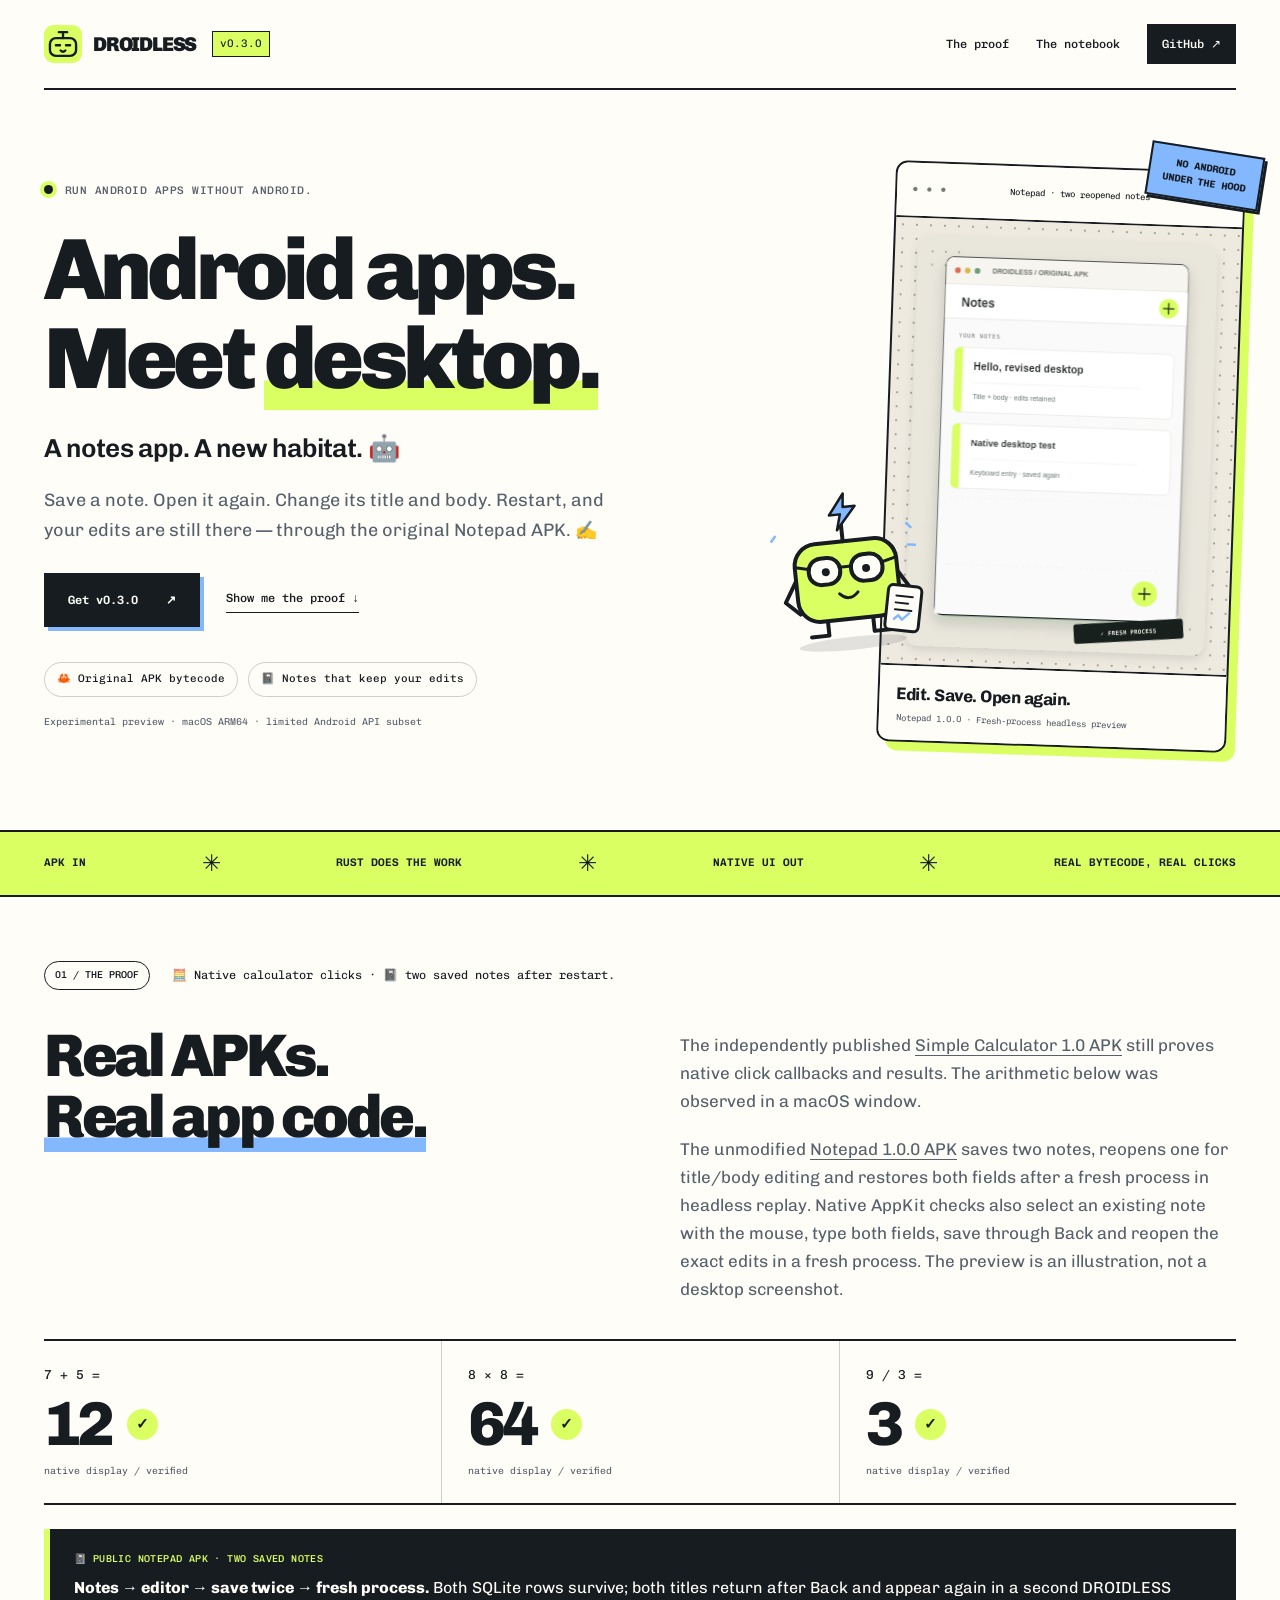
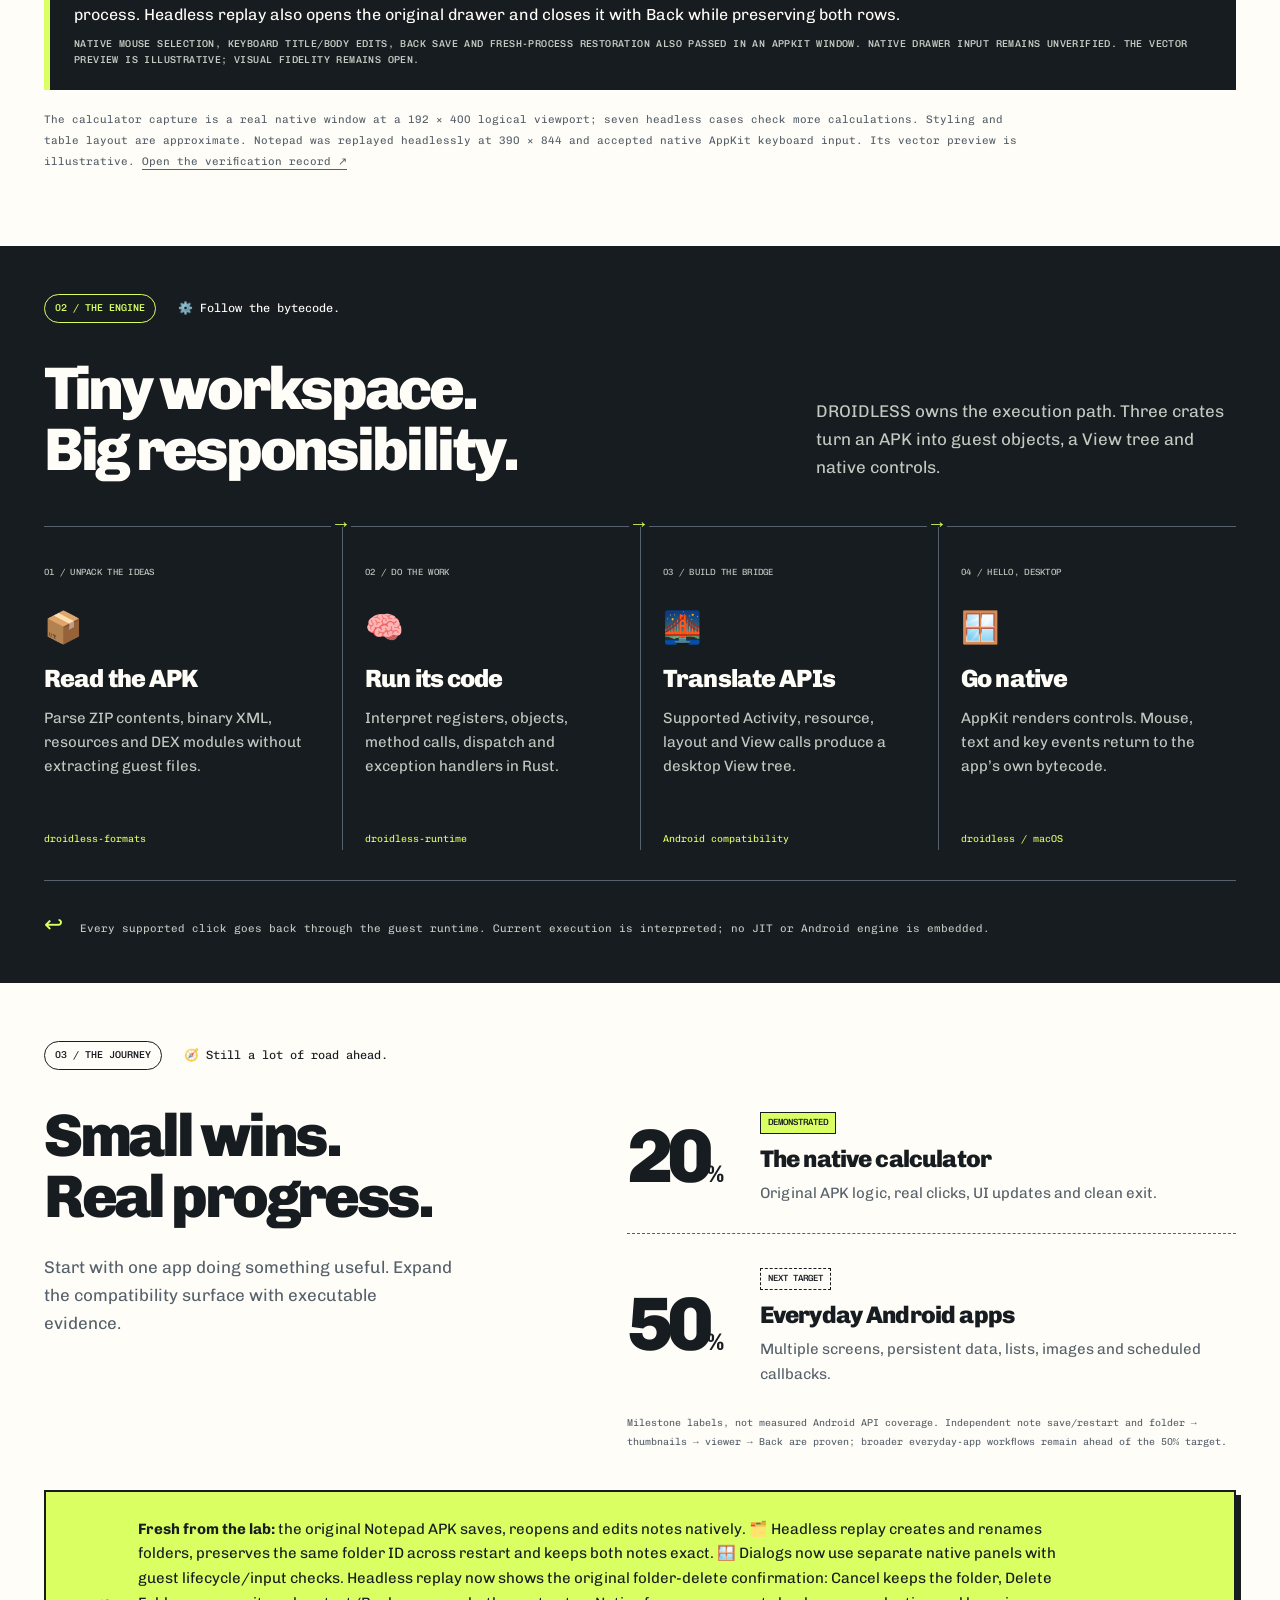
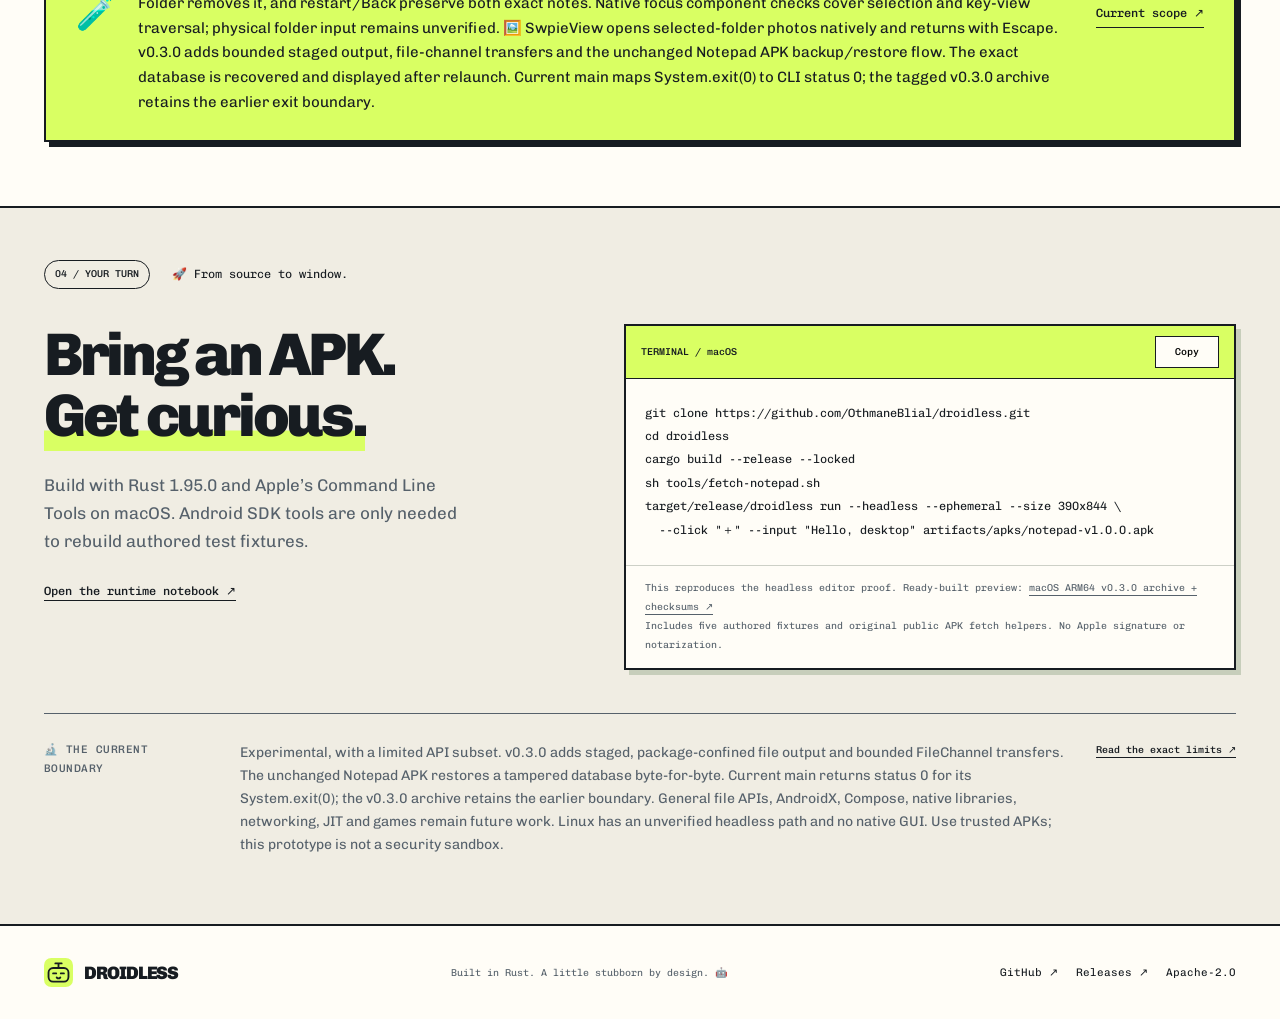
<file: site/index.html>
<!doctype html>
<html lang="en">
<head>
  <meta charset="utf-8">
  <meta name="viewport" content="width=device-width, initial-scale=1">
  <meta name="description" content="DROIDLESS runs original Android APK bytecode in Rust. Open a public notes app's editor headlessly and explore native calculator clicks.">
  <meta name="theme-color" content="#d9ff63">
  <meta property="og:title" content="DROIDLESS — Android apps. Meet desktop.">
  <meta property="og:description" content="An experimental Rust runtime. A real unmodified notes editor and native calculator clicks, without Android underneath.">
  <meta property="og:type" content="website">
  <title>DROIDLESS — Run Android apps without Android</title>
  <link rel="icon" href="assets/favicon.svg" type="image/svg+xml">
  <link rel="preload" href="assets/fonts/chivo.ttf" as="font" type="font/ttf" crossorigin>
  <link rel="stylesheet" href="styles.css">
  <script src="app.js" defer></script>
</head>
<body>
  <a class="skip-link" href="#main">Skip to content</a>
  <header class="site-header wrap">
    <a class="wordmark" href="index.html" aria-label="DROIDLESS home"><img src="assets/favicon.svg" width="38" height="38" alt="">DROIDLESS<span class="version-tag">v0.3.0</span></a>
    <nav aria-label="Main navigation"><a href="#evidence">The proof</a><a href="docs.html">The notebook</a><a class="source-link" href="https://github.com/OthmaneBlial/droidless">GitHub ↗</a></nav>
  </header>
  <main id="main">
    <section class="hero wrap" aria-labelledby="hero-title">
      <div class="hero-copy">
        <p class="eyebrow"><span class="status-dot" aria-hidden="true"></span>Run Android apps without Android.</p>
        <h1 id="hero-title">Android apps.<br>Meet <span class="highlight">desktop.</span></h1>
        <p class="hero-lead">A notes app. A new habitat. 🤖</p>
        <p class="hero-description">Save a note. Open it again. Change its title and body. Restart, and your edits are still there — through the original Notepad APK. ✍️</p>
        <div class="hero-actions"><a class="button" href="https://github.com/OthmaneBlial/droidless/releases/tag/v0.3.0">Get v0.3.0 <span aria-hidden="true">↗</span></a><a class="text-link" href="#evidence">Show me the proof ↓</a></div>
        <div class="hero-chips"><span>🦀 Original APK bytecode</span><span>📓 Notes that keep your edits</span></div>
        <p class="scope-note">Experimental preview · macOS ARM64 · limited Android API subset</p>
      </div>
      <figure class="specimen">
        <div class="specimen-top"><span class="window-dots" aria-hidden="true">● ● ●</span><span>Notepad · two reopened notes</span><span class="specimen-indicator" aria-hidden="true">↗</span></div>
        <div class="specimen-image"><img src="assets/notepad-preview.svg" alt="Illustration of the public Notepad APK's Notes list with Hello, revised desktop and Native desktop test visible after saving and reopening notes." width="520" height="710"></div>
        <figcaption><strong>Edit. Save. Open again.</strong><span>Notepad 1.0.0 · Fresh-process headless preview</span></figcaption>
        <img class="explorer" src="assets/droid.svg" alt="" width="180" height="180">
        <span class="specimen-sticker">NO ANDROID<br>UNDER THE HOOD</span>
      </figure>
    </section>

    <div class="ticker" aria-label="Runtime ingredients"><div class="wrap"><span>APK IN</span><b aria-hidden="true">✳</b><span>RUST DOES THE WORK</span><b aria-hidden="true">✳</b><span>NATIVE UI OUT</span><b aria-hidden="true">✳</b><span>REAL BYTECODE, REAL CLICKS</span></div></div>

    <section class="evidence wrap" id="evidence" aria-labelledby="evidence-title">
      <div class="section-label"><span>01 / THE PROOF</span><p>🧮 Native calculator clicks · 📓 two saved notes after restart.</p></div>
      <div class="evidence-intro"><h2 id="evidence-title">Real APKs.<br><span class="ink-underline">Real app code.</span></h2><div><p>The independently published <a href="https://github.com/swiftugandan/Simple-Android-Calculator/tree/3ba860b281eba34f144e4e75115f0c0a06bced31">Simple Calculator 1.0 APK</a> still proves native click callbacks and results. The arithmetic below was observed in a macOS window.</p><p>The unmodified <a href="https://github.com/MohMah/android-notepad/releases/tag/v1.0.0">Notepad 1.0.0 APK</a> saves two notes, reopens one for title/body editing and restores both fields after a fresh process in headless replay. Native AppKit checks also select an existing note with the mouse, type both fields, save through Back and reopen the exact edits in a fresh process. The preview is an illustration, not a desktop screenshot.</p></div></div>
      <div class="results" aria-label="Verified native calculations">
        <div class="result"><span class="result-input">7 + 5 =</span><strong>12<span aria-hidden="true">✓</span></strong><span class="result-label">native display / verified</span></div>
        <div class="result"><span class="result-input">8 × 8 =</span><strong>64<span aria-hidden="true">✓</span></strong><span class="result-label">native display / verified</span></div>
        <div class="result"><span class="result-input">9 / 3 =</span><strong>3<span aria-hidden="true">✓</span></strong><span class="result-label">native display / verified</span></div>
      </div>
      <div class="note-proof"><span class="note-proof-label">📓 PUBLIC NOTEPAD APK · TWO SAVED NOTES</span><p><strong>Notes → editor → save twice → fresh process.</strong> Both SQLite rows survive; both titles return after Back and appear again in a second DROIDLESS process. Headless replay also opens the original drawer and closes it with Back while preserving both rows.</p><span class="note-proof-limit">Native mouse selection, keyboard title/body edits, Back save and fresh-process restoration also passed in an AppKit window. Native drawer input remains unverified. The vector preview is illustrative; visual fidelity remains open.</span></div>
      <p class="evidence-footnote">The calculator capture is a real native window at a 192 × 400 logical viewport; seven headless cases check more calculations. Styling and table layout are approximate. Notepad was replayed headlessly at 390 × 844 and accepted native AppKit keyboard input. Its vector preview is illustrative. <a href="docs.html#evidence">Open the verification record ↗</a></p>
    </section>

    <section class="architecture" id="how" aria-labelledby="architecture-title">
      <div class="wrap">
        <div class="section-label"><span>02 / THE ENGINE</span><p>⚙️ Follow the bytecode.</p></div>
        <div class="architecture-heading"><h2 id="architecture-title">Tiny workspace.<br>Big responsibility.</h2><p>DROIDLESS owns the execution path. Three crates turn an APK into guest objects, a View tree and native controls.</p></div>
        <ol class="pipeline">
          <li><span class="pipeline-id">01 / UNPACK THE IDEAS</span><div class="pipeline-symbol" aria-hidden="true">📦</div><h3>Read the APK</h3><p>Parse ZIP contents, binary XML, resources and DEX modules without extracting guest files.</p><code>droidless-formats</code></li>
          <li><span class="pipeline-id">02 / DO THE WORK</span><div class="pipeline-symbol" aria-hidden="true">🧠</div><h3>Run its code</h3><p>Interpret registers, objects, method calls, dispatch and exception handlers in Rust.</p><code>droidless-runtime</code></li>
          <li><span class="pipeline-id">03 / BUILD THE BRIDGE</span><div class="pipeline-symbol" aria-hidden="true">🌉</div><h3>Translate APIs</h3><p>Supported Activity, resource, layout and View calls produce a desktop View tree.</p><code>Android compatibility</code></li>
          <li><span class="pipeline-id">04 / HELLO, DESKTOP</span><div class="pipeline-symbol" aria-hidden="true">🪟</div><h3>Go native</h3><p>AppKit renders controls. Mouse, text and key events return to the app’s own bytecode.</p><code>droidless / macOS</code></li>
        </ol>
        <p class="architecture-note"><span aria-hidden="true">↩</span> Every supported click goes back through the guest runtime. Current execution is interpreted; no JIT or Android engine is embedded.</p>
      </div>
    </section>

    <section class="milestones wrap" id="journey" aria-labelledby="journey-title">
      <div class="section-label"><span>03 / THE JOURNEY</span><p>🧭 Still a lot of road ahead.</p></div>
      <div class="journey-grid"><div><h2 id="journey-title">Small wins.<br>Real progress.</h2><p>Start with one app doing something useful. Expand the compatibility surface with executable evidence.</p></div><div class="milestone-track">
        <div class="milestone delivered"><span class="milestone-number">20<span>%</span></span><div><span class="pill">DEMONSTRATED</span><h3>The native calculator</h3><p>Original APK logic, real clicks, UI updates and clean exit.</p></div></div>
        <div class="milestone next"><span class="milestone-number">50<span>%</span></span><div><span class="pill">NEXT TARGET</span><h3>Everyday Android apps</h3><p>Multiple screens, persistent data, lists, images and scheduled callbacks.</p></div></div>
        <p class="milestone-note">Milestone labels, not measured Android API coverage. Independent note save/restart and folder → thumbnails → viewer → Back are proven; broader everyday-app workflows remain ahead of the 50% target.</p>
      </div></div>
      <div class="lab-note"><span class="lab-note-icon" aria-hidden="true">🧪</span><p><strong>Fresh from the lab:</strong> the original Notepad APK saves, reopens and edits notes natively. 🗂️ Headless replay creates and renames folders, preserves the same folder ID across restart and keeps both notes exact. 🪟 Dialogs now use separate native panels with guest lifecycle/input checks. Headless replay now shows the original folder-delete confirmation: Cancel keeps the folder, Delete Folder removes it, and restart/Back preserve both exact notes. Native focus component checks cover selection and key-view traversal; physical folder input remains unverified. 🖼️ SwpieView opens selected-folder photos natively and returns with Escape. v0.3.0 adds bounded staged output, file-channel transfers and the unchanged Notepad APK backup/restore flow. The exact database is recovered and displayed after relaunch. Current main maps System.exit(0) to CLI status 0; the tagged v0.3.0 archive retains the earlier exit boundary.</p><a href="docs.html#compatibility" class="text-link">Current scope ↗</a></div>
    </section>

    <section class="start" aria-labelledby="start-title"><div class="wrap">
      <div class="section-label"><span>04 / YOUR TURN</span><p>🚀 From source to window.</p></div>
      <div class="start-grid"><div><h2 id="start-title">Bring an APK.<br><span class="highlight">Get curious.</span></h2><p>Build with Rust 1.95.0 and Apple’s Command Line Tools on macOS. Android SDK tools are only needed to rebuild authored test fixtures.</p><a class="text-link" href="docs.html">Open the runtime notebook ↗</a></div>
        <div class="code-block"><div class="code-header"><span>TERMINAL / macOS</span><button class="copy-button" type="button" data-copy="build-code" aria-label="Copy build commands">Copy</button></div><pre><code id="build-code">git clone https://github.com/OthmaneBlial/droidless.git
cd droidless
cargo build --release --locked
sh tools/fetch-notepad.sh
target/release/droidless run --headless --ephemeral --size 390x844 \
  --click "＋" --input "Hello, desktop" artifacts/apks/notepad-v1.0.0.apk</code></pre><p class="code-note">This reproduces the headless editor proof. Ready-built preview: <a href="https://github.com/OthmaneBlial/droidless/releases/tag/v0.3.0">macOS ARM64 v0.3.0 archive + checksums ↗</a><br>Includes five authored fixtures and original public APK fetch helpers. No Apple signature or notarization.</p></div>
      </div>
      <div class="boundary"><span class="eyebrow">🔬 The current boundary</span><p>Experimental, with a limited API subset. v0.3.0 adds staged, package-confined file output and bounded FileChannel transfers. The unchanged Notepad APK restores a tampered database byte-for-byte. Current main returns status 0 for its System.exit(0); the v0.3.0 archive retains the earlier boundary. General file APIs, AndroidX, Compose, native libraries, networking, JIT and games remain future work. Linux has an unverified headless path and no native GUI. Use trusted APKs; this prototype is not a security sandbox.</p><a href="docs.html#compatibility">Read the exact limits ↗</a></div>
    </div></section>
  </main>
  <footer class="site-footer wrap"><a class="wordmark" href="index.html"><img src="assets/favicon.svg" width="29" height="29" alt="">DROIDLESS</a><p>Built in Rust. A little stubborn by design. 🤖</p><div><a href="https://github.com/OthmaneBlial/droidless">GitHub ↗</a><a href="https://github.com/OthmaneBlial/droidless/releases/tag/v0.3.0">Releases ↗</a><a href="https://github.com/OthmaneBlial/droidless/blob/main/LICENSE">Apache-2.0</a></div></footer>
  <p class="sr-only" id="copy-status" role="status" aria-live="polite"></p>
</body>
</html>
</file>
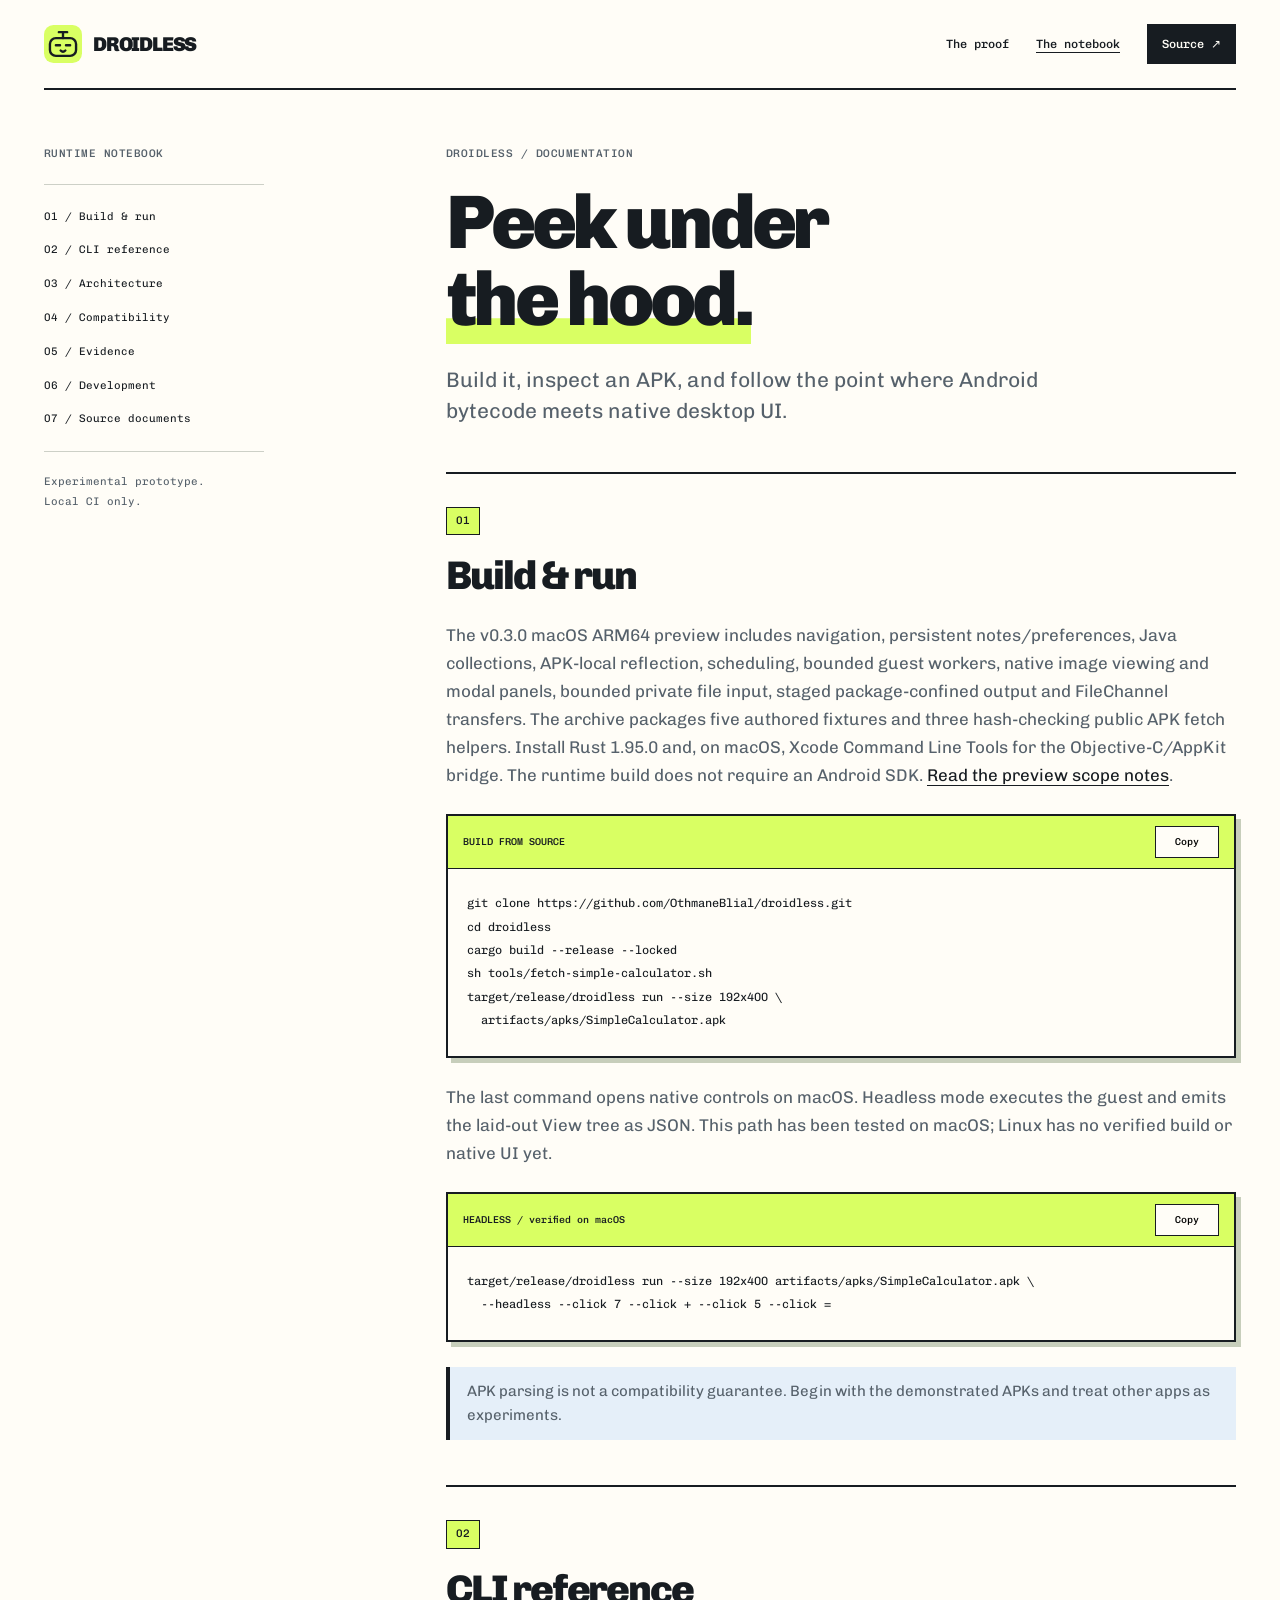
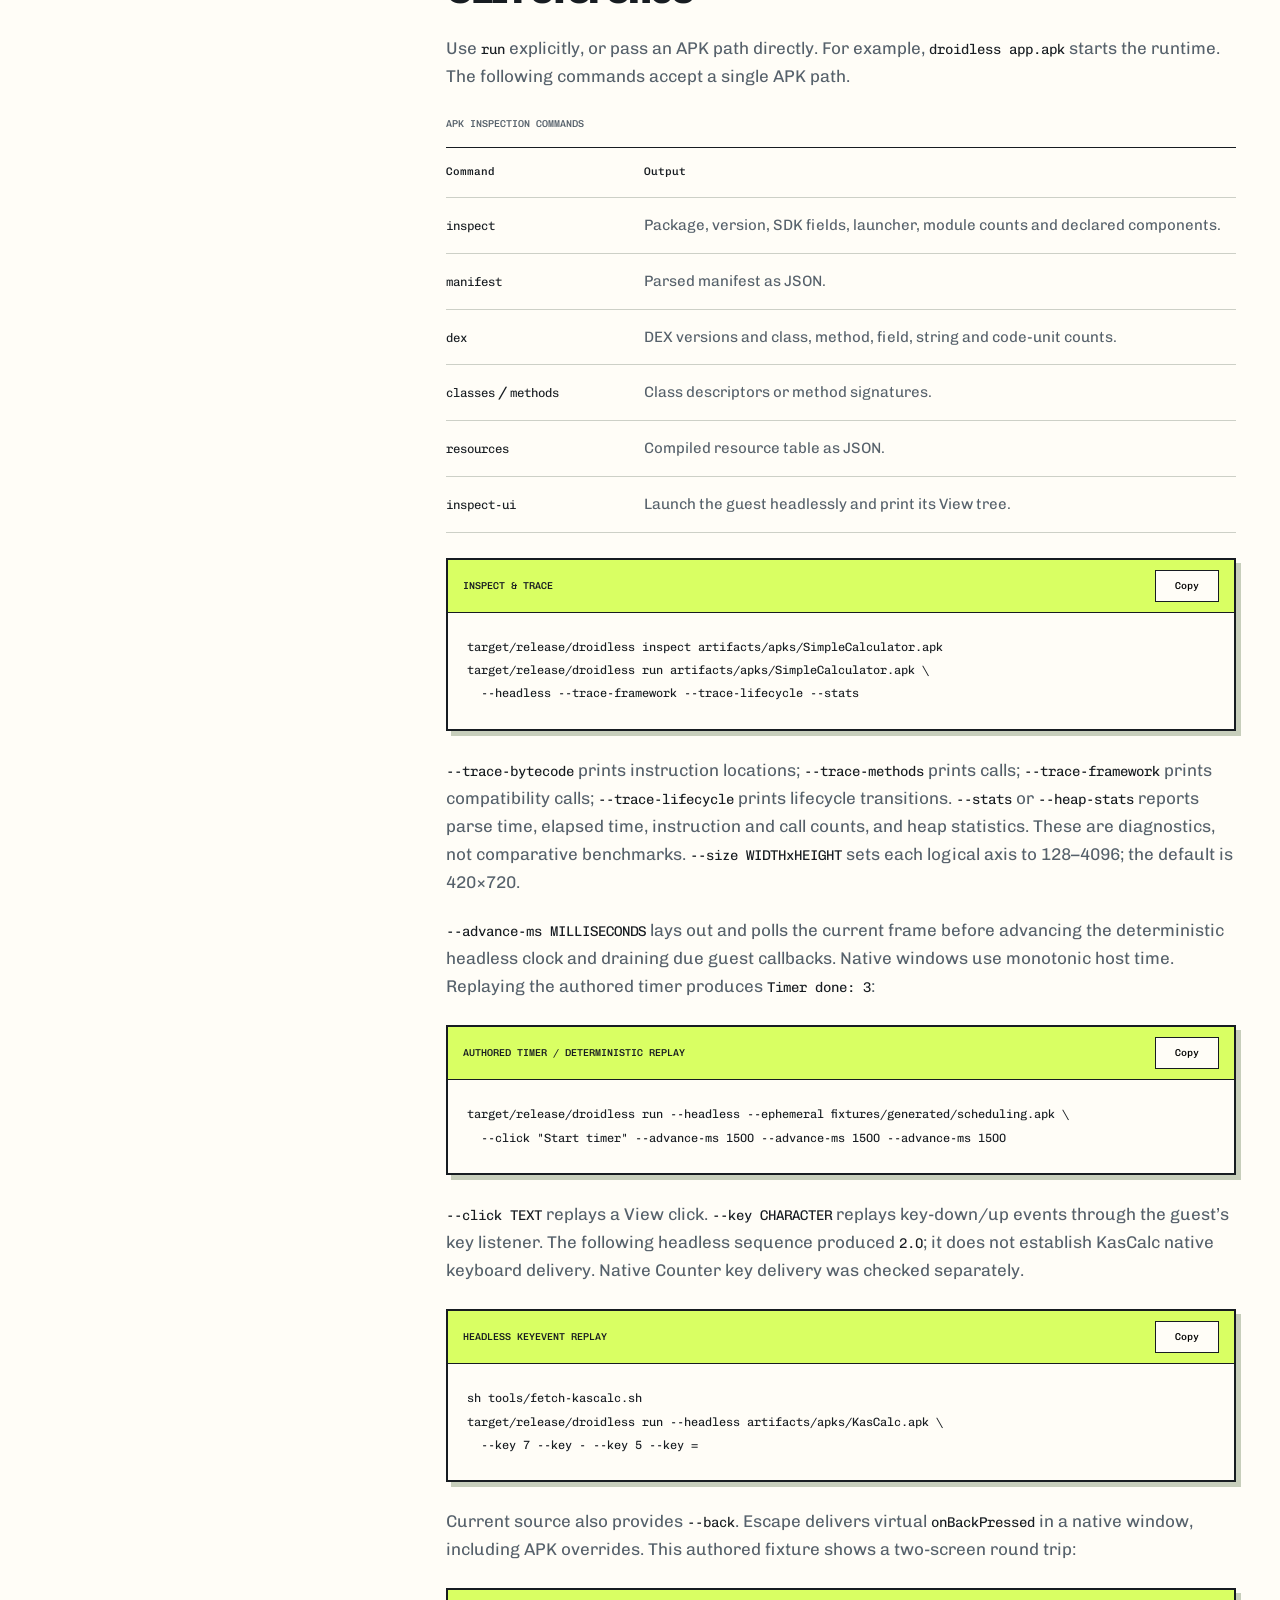
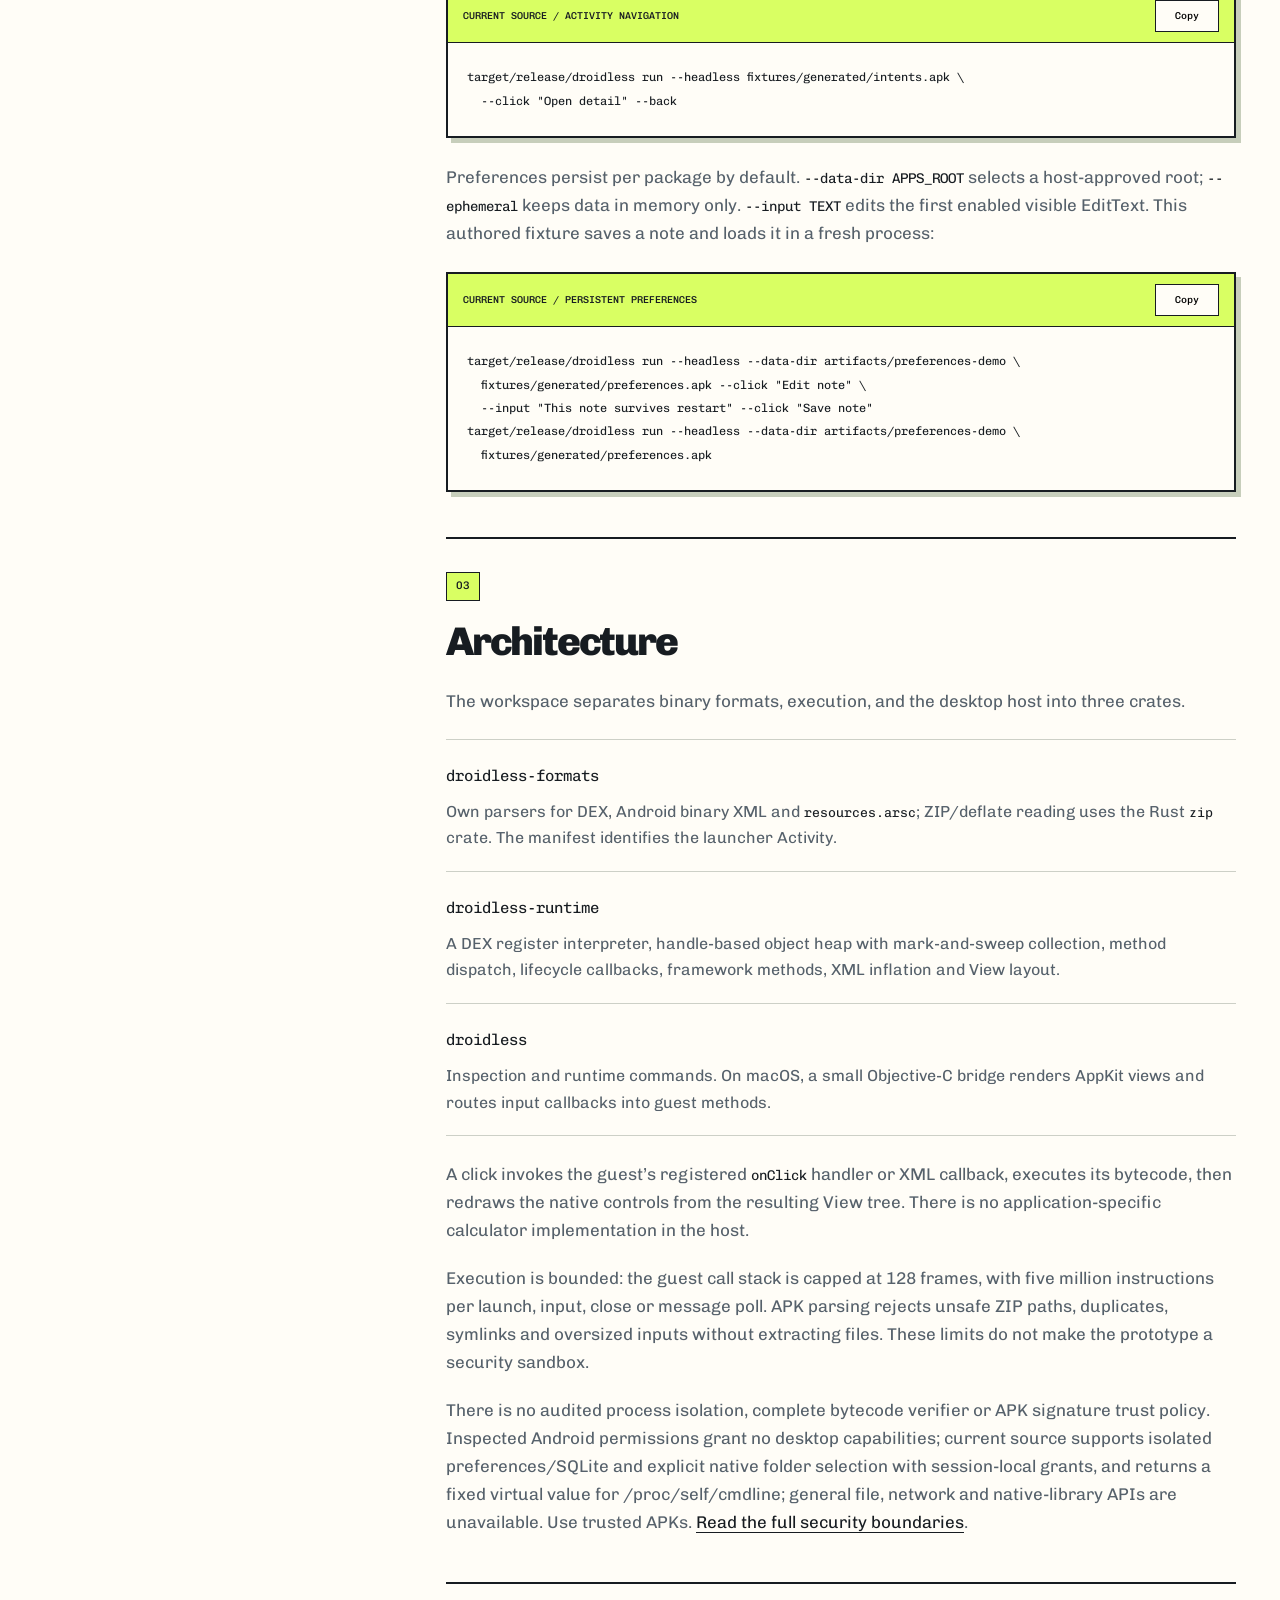
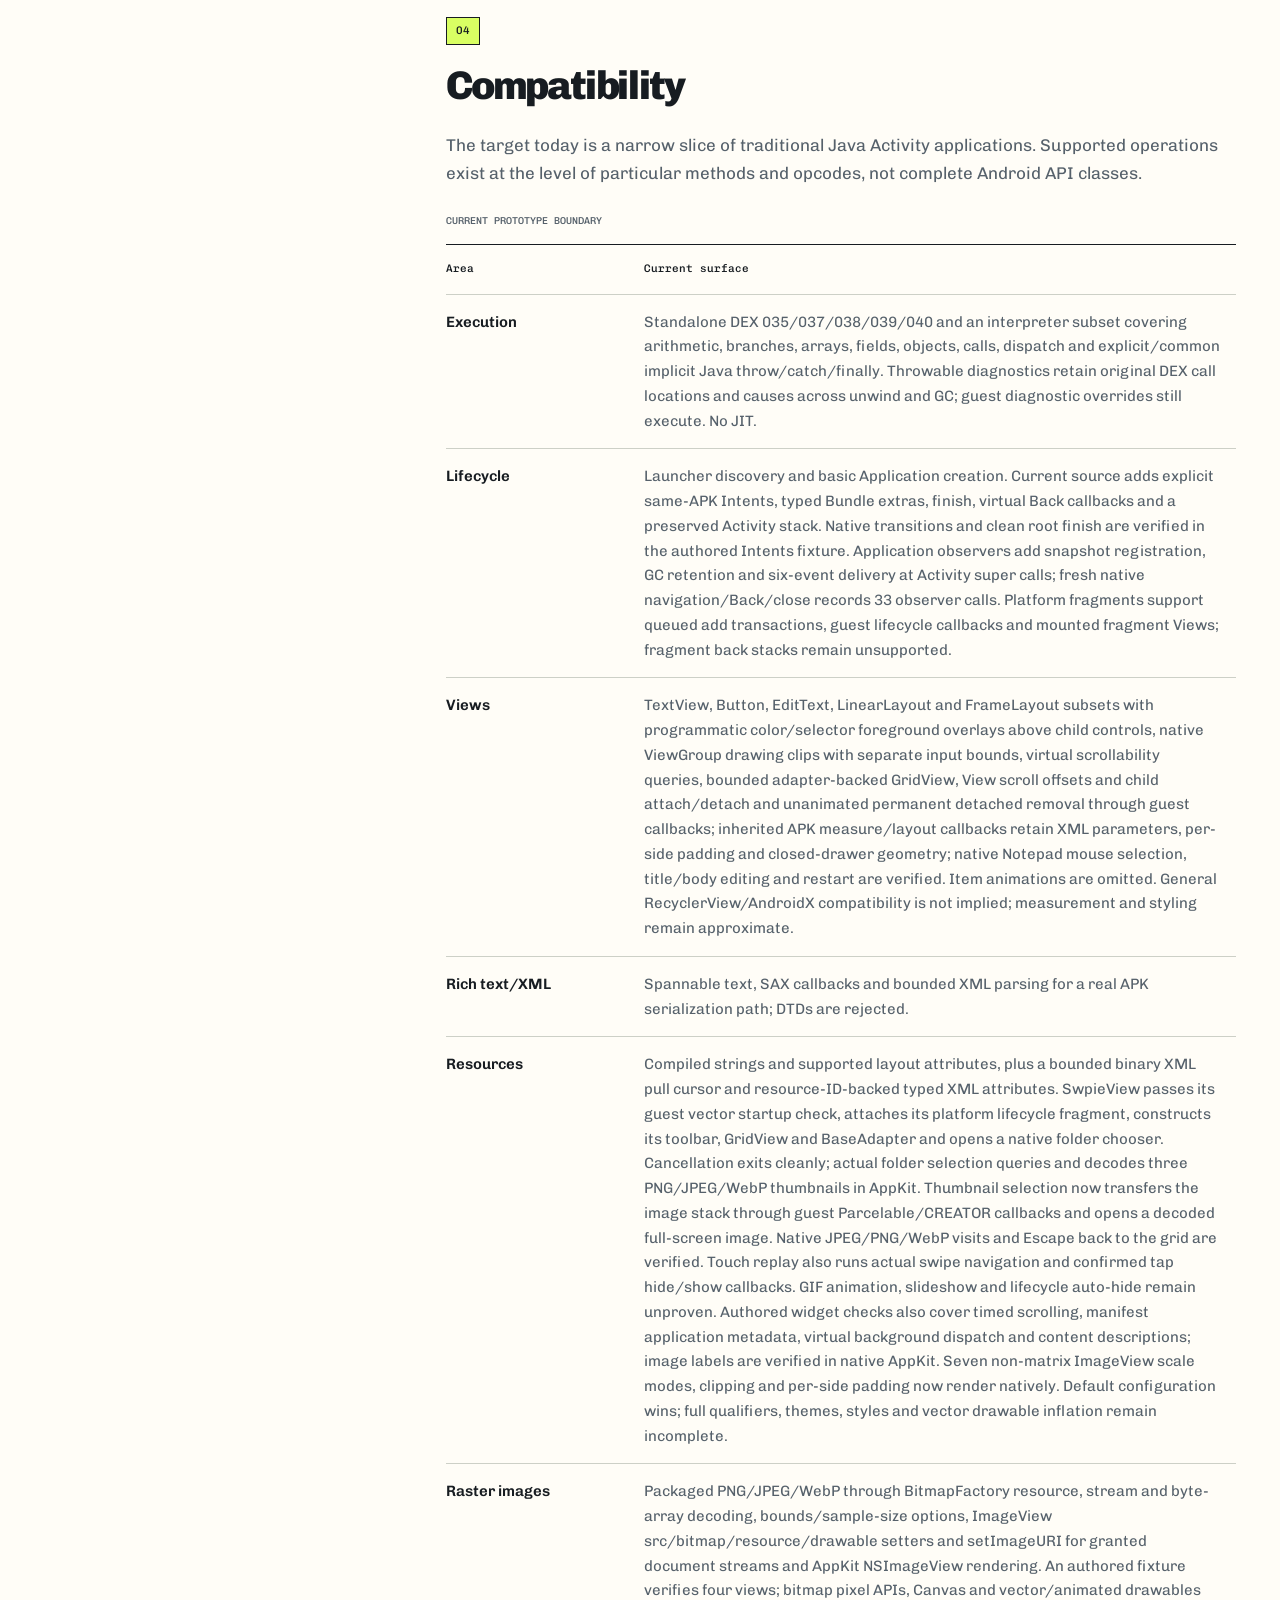
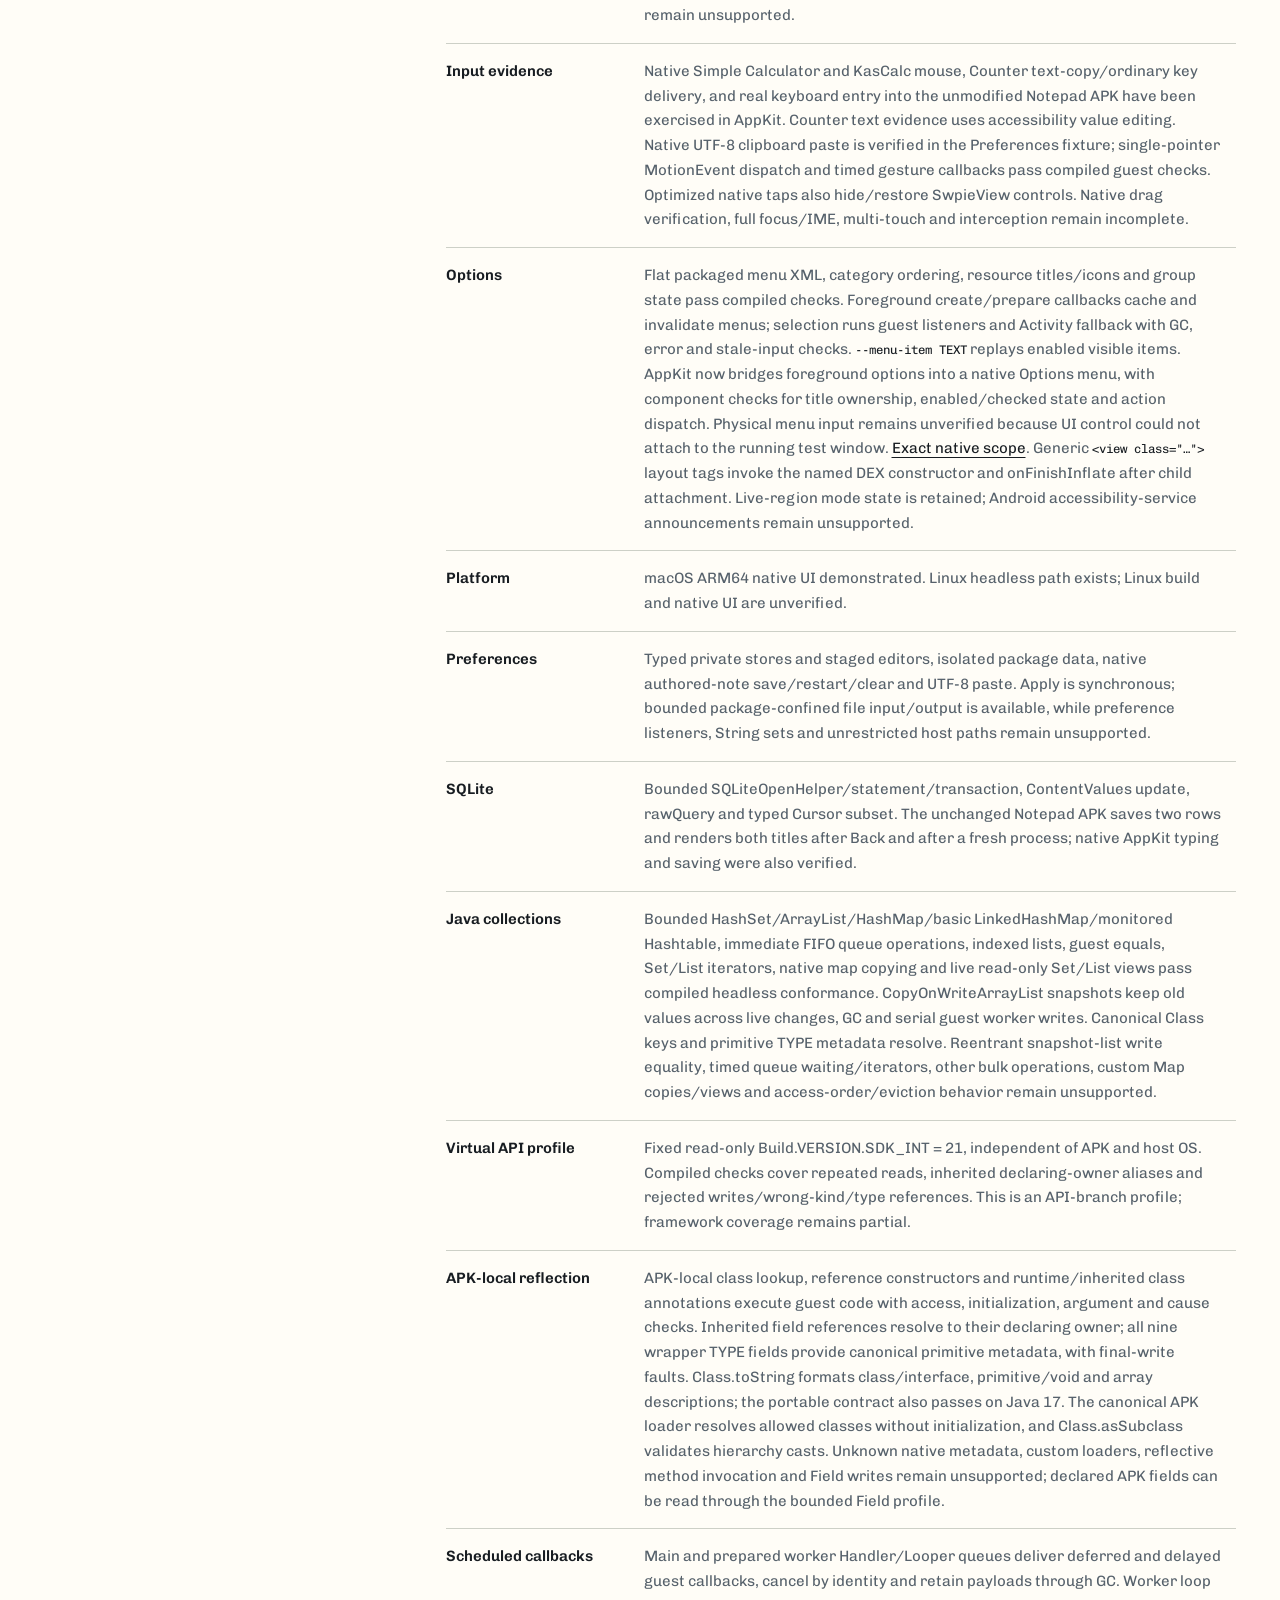
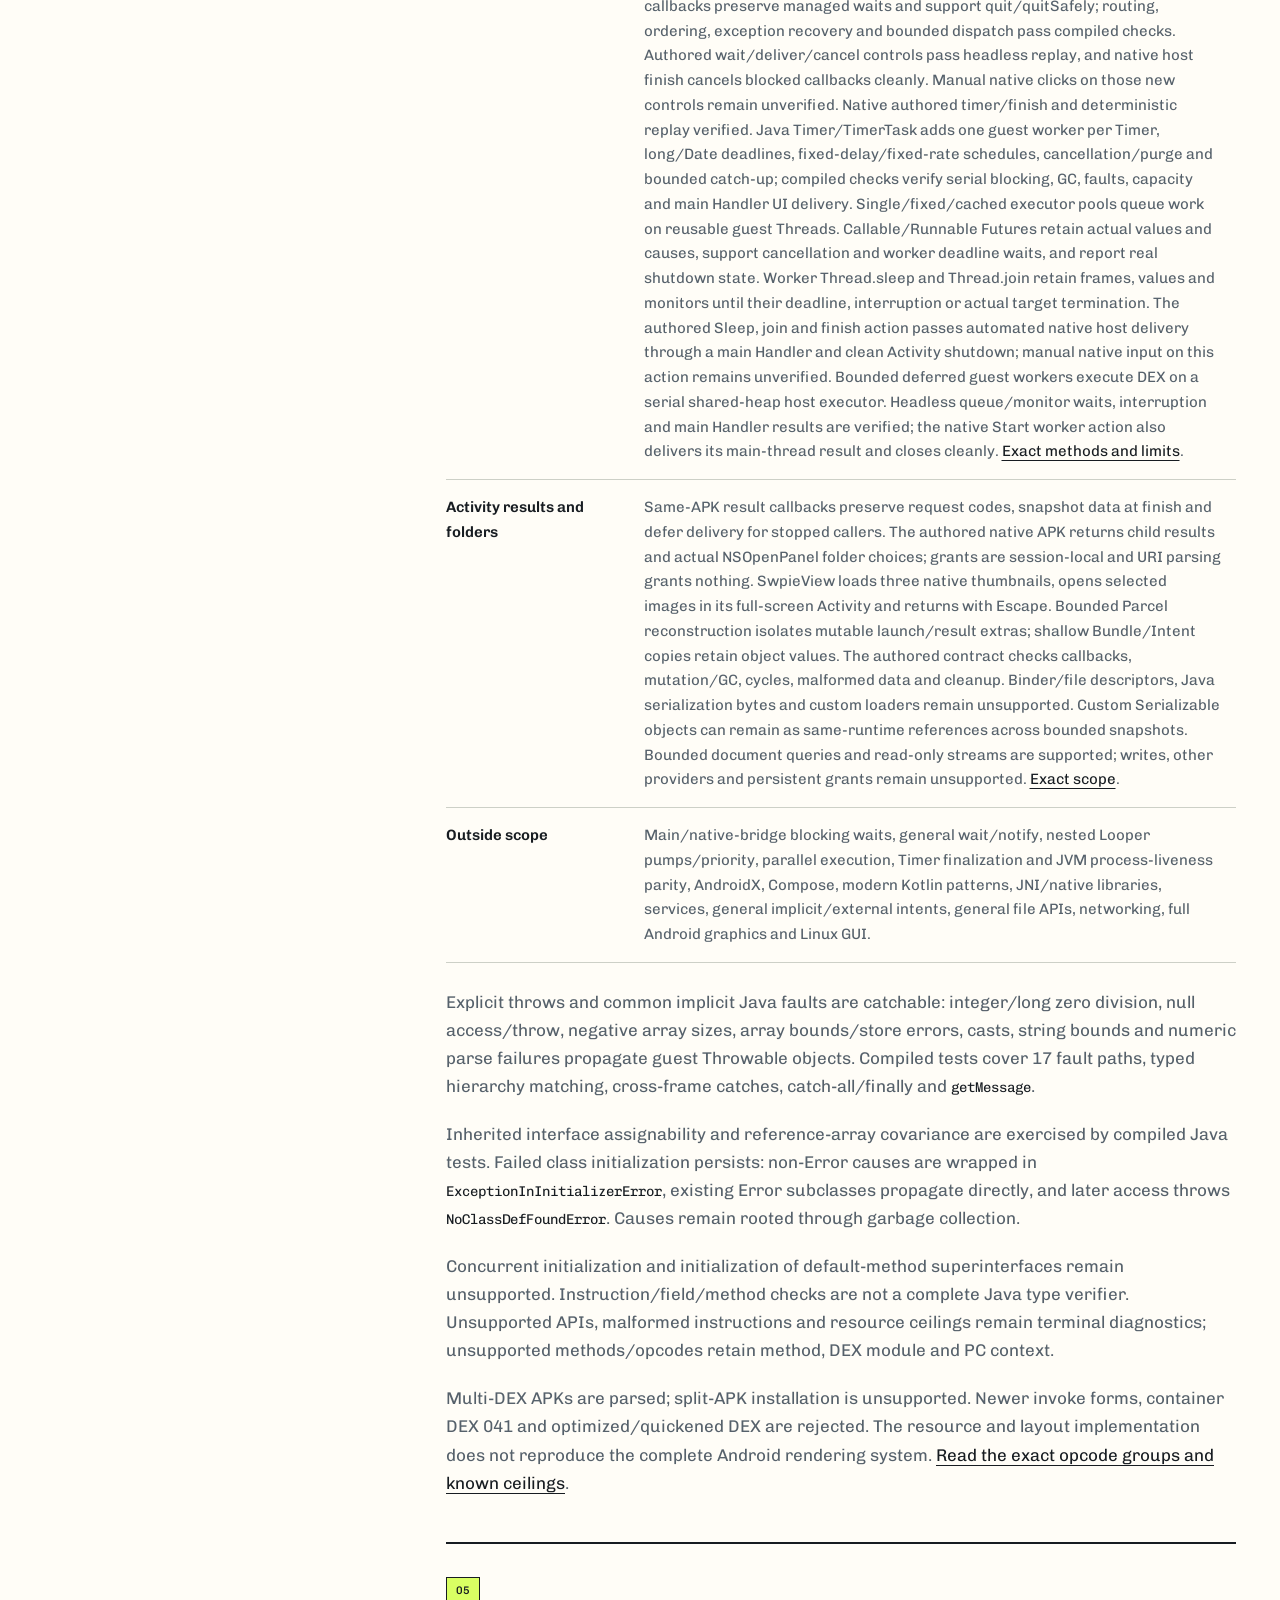
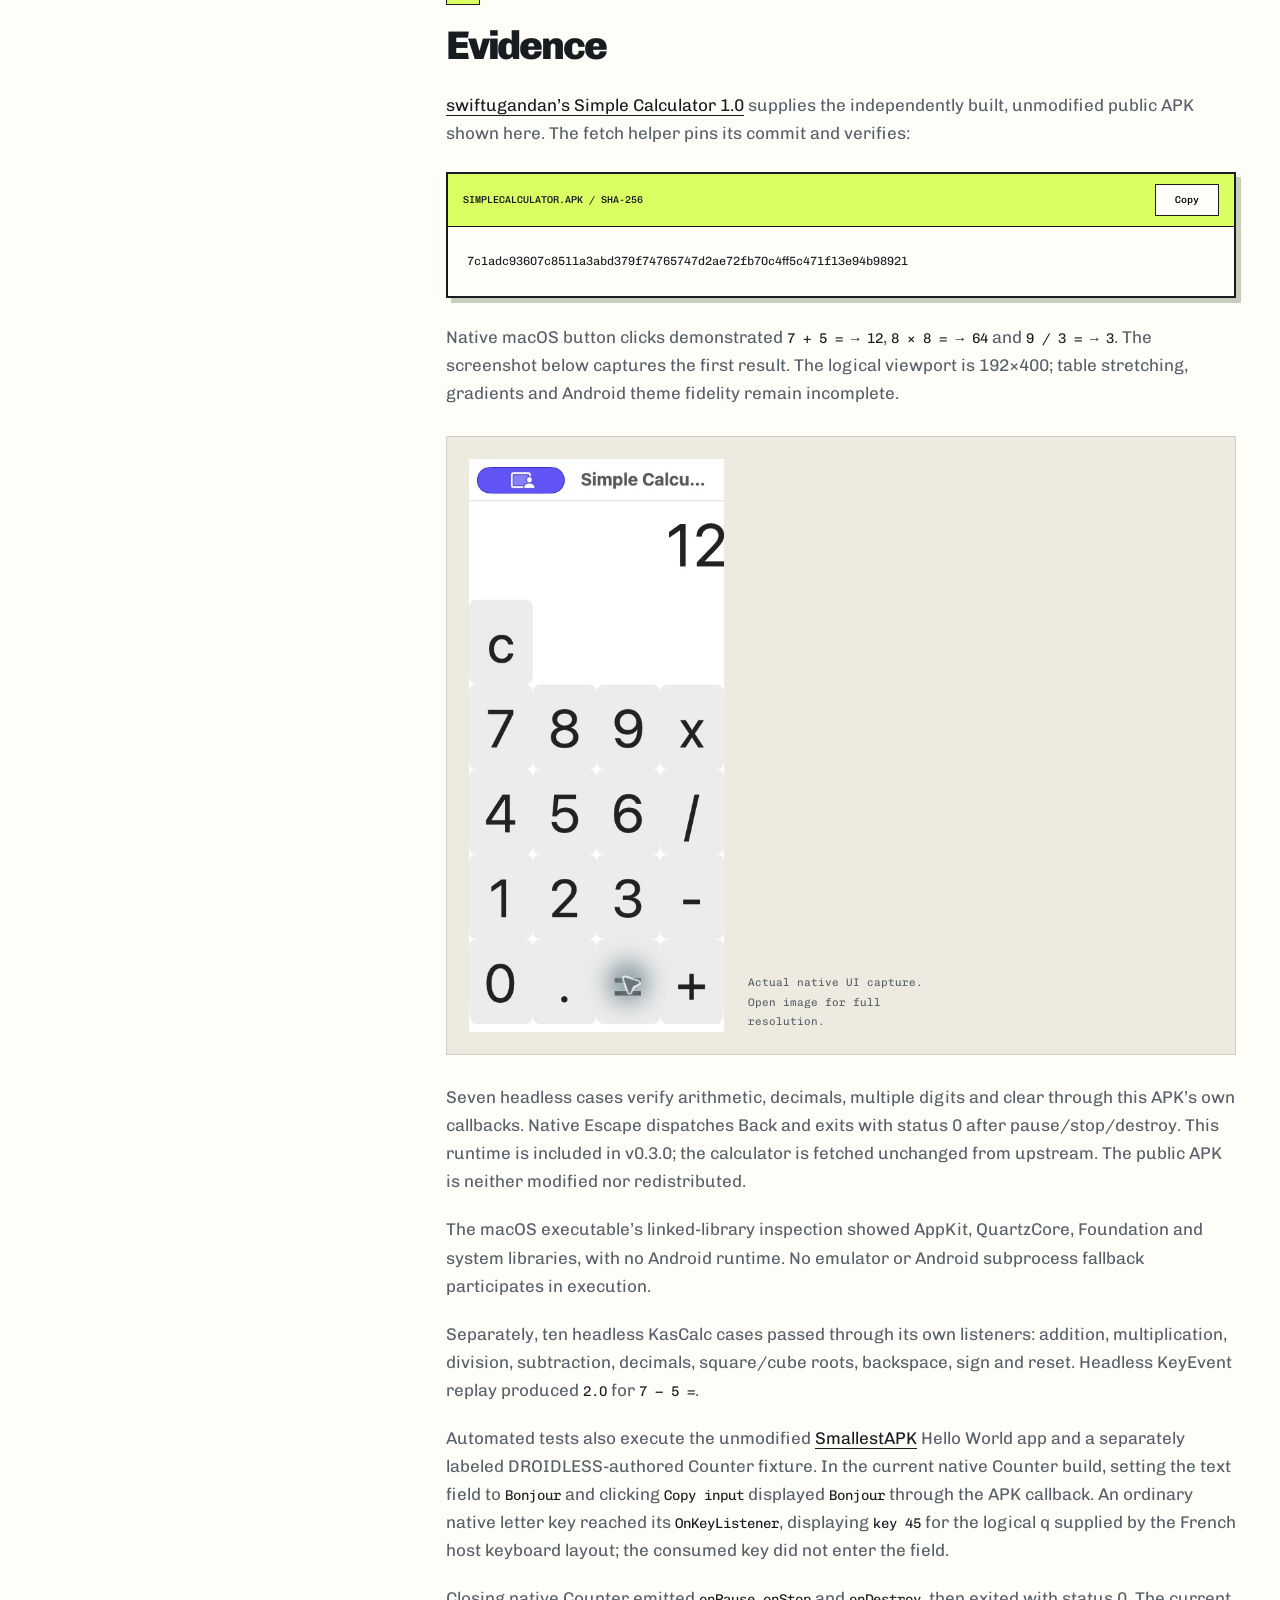
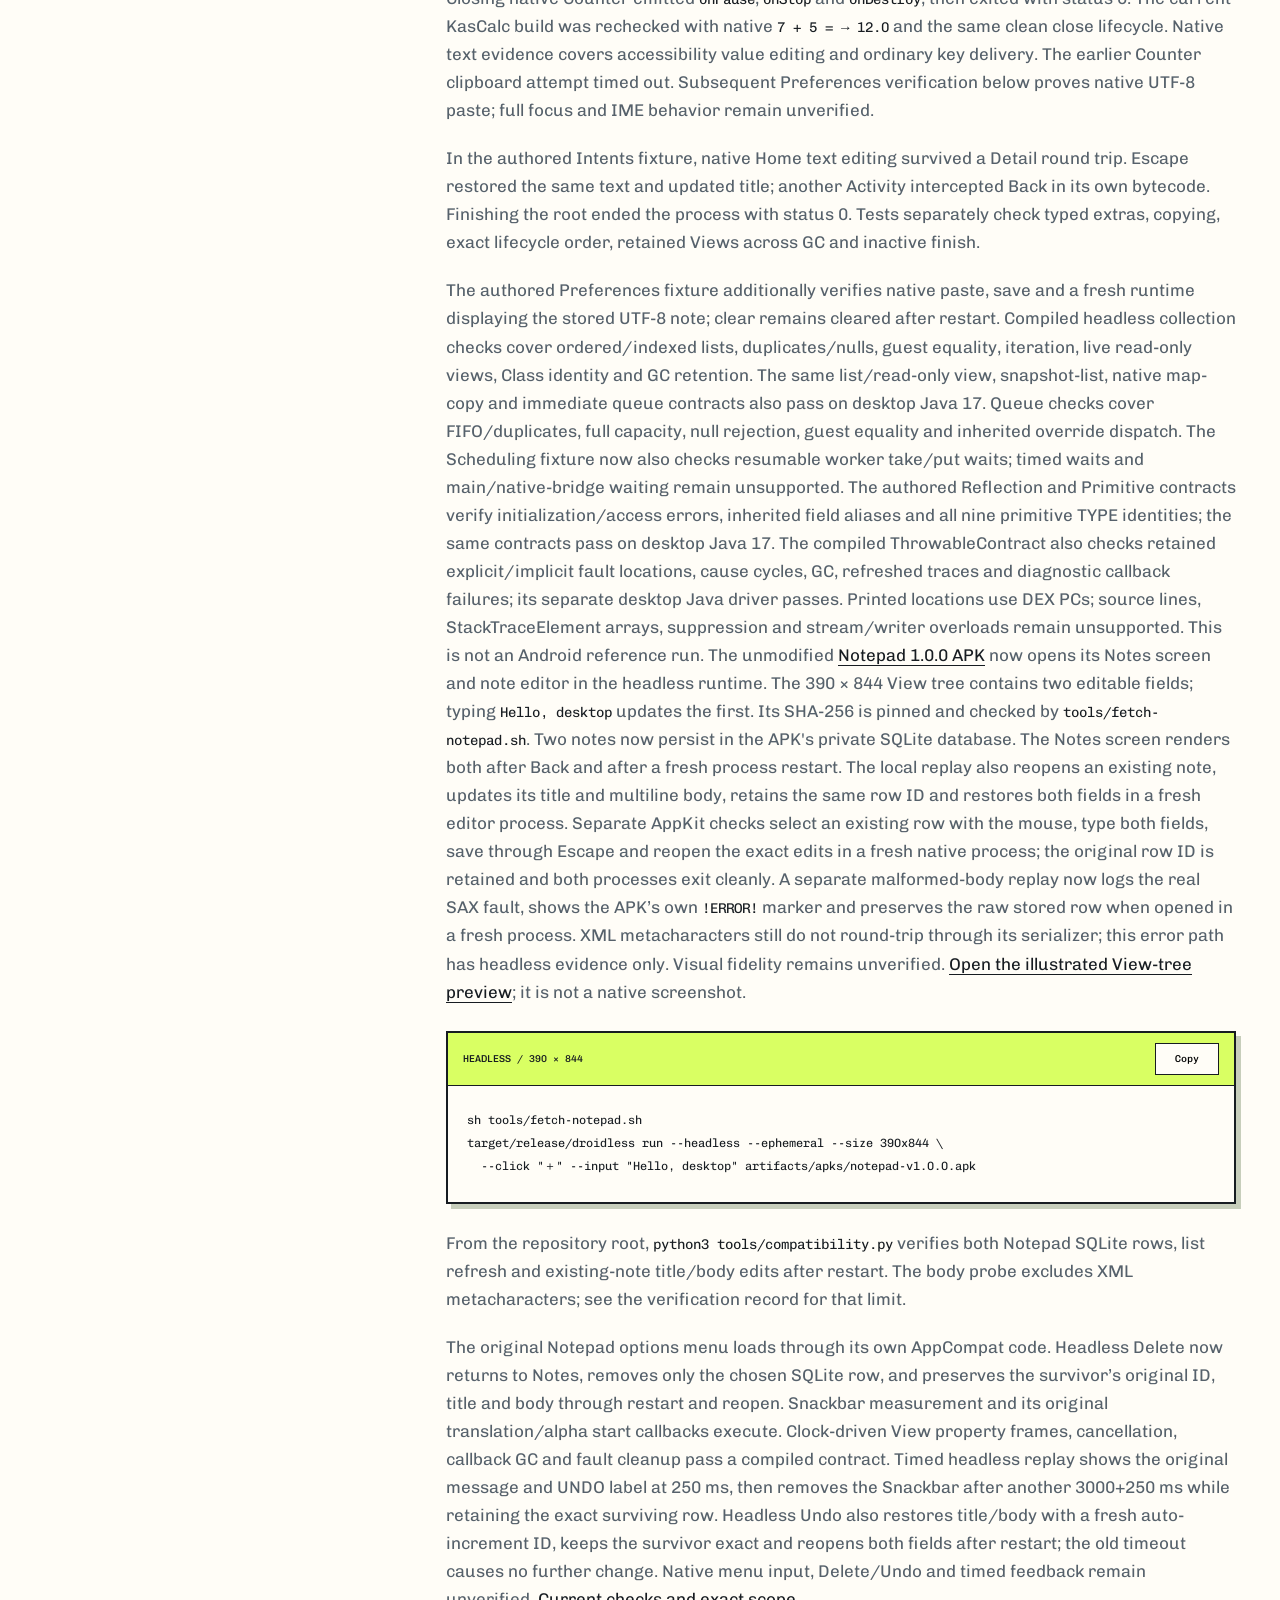
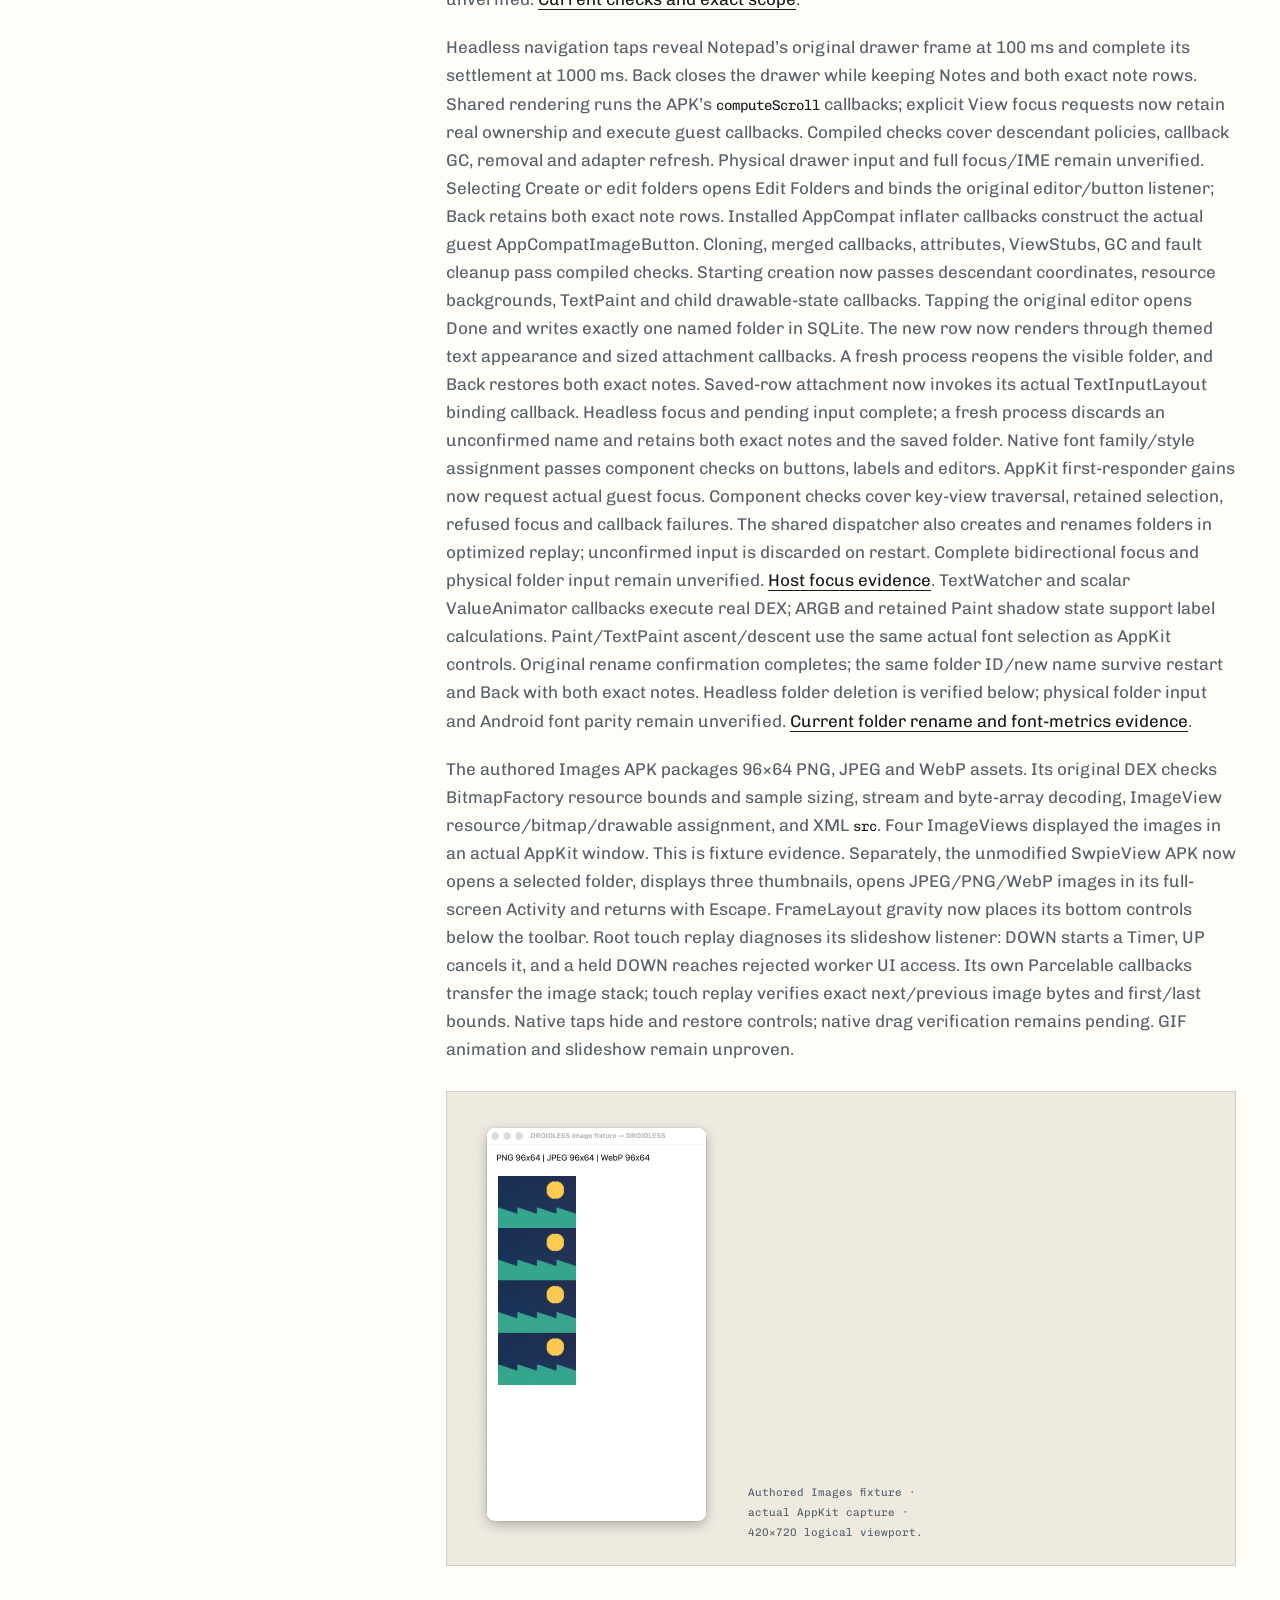
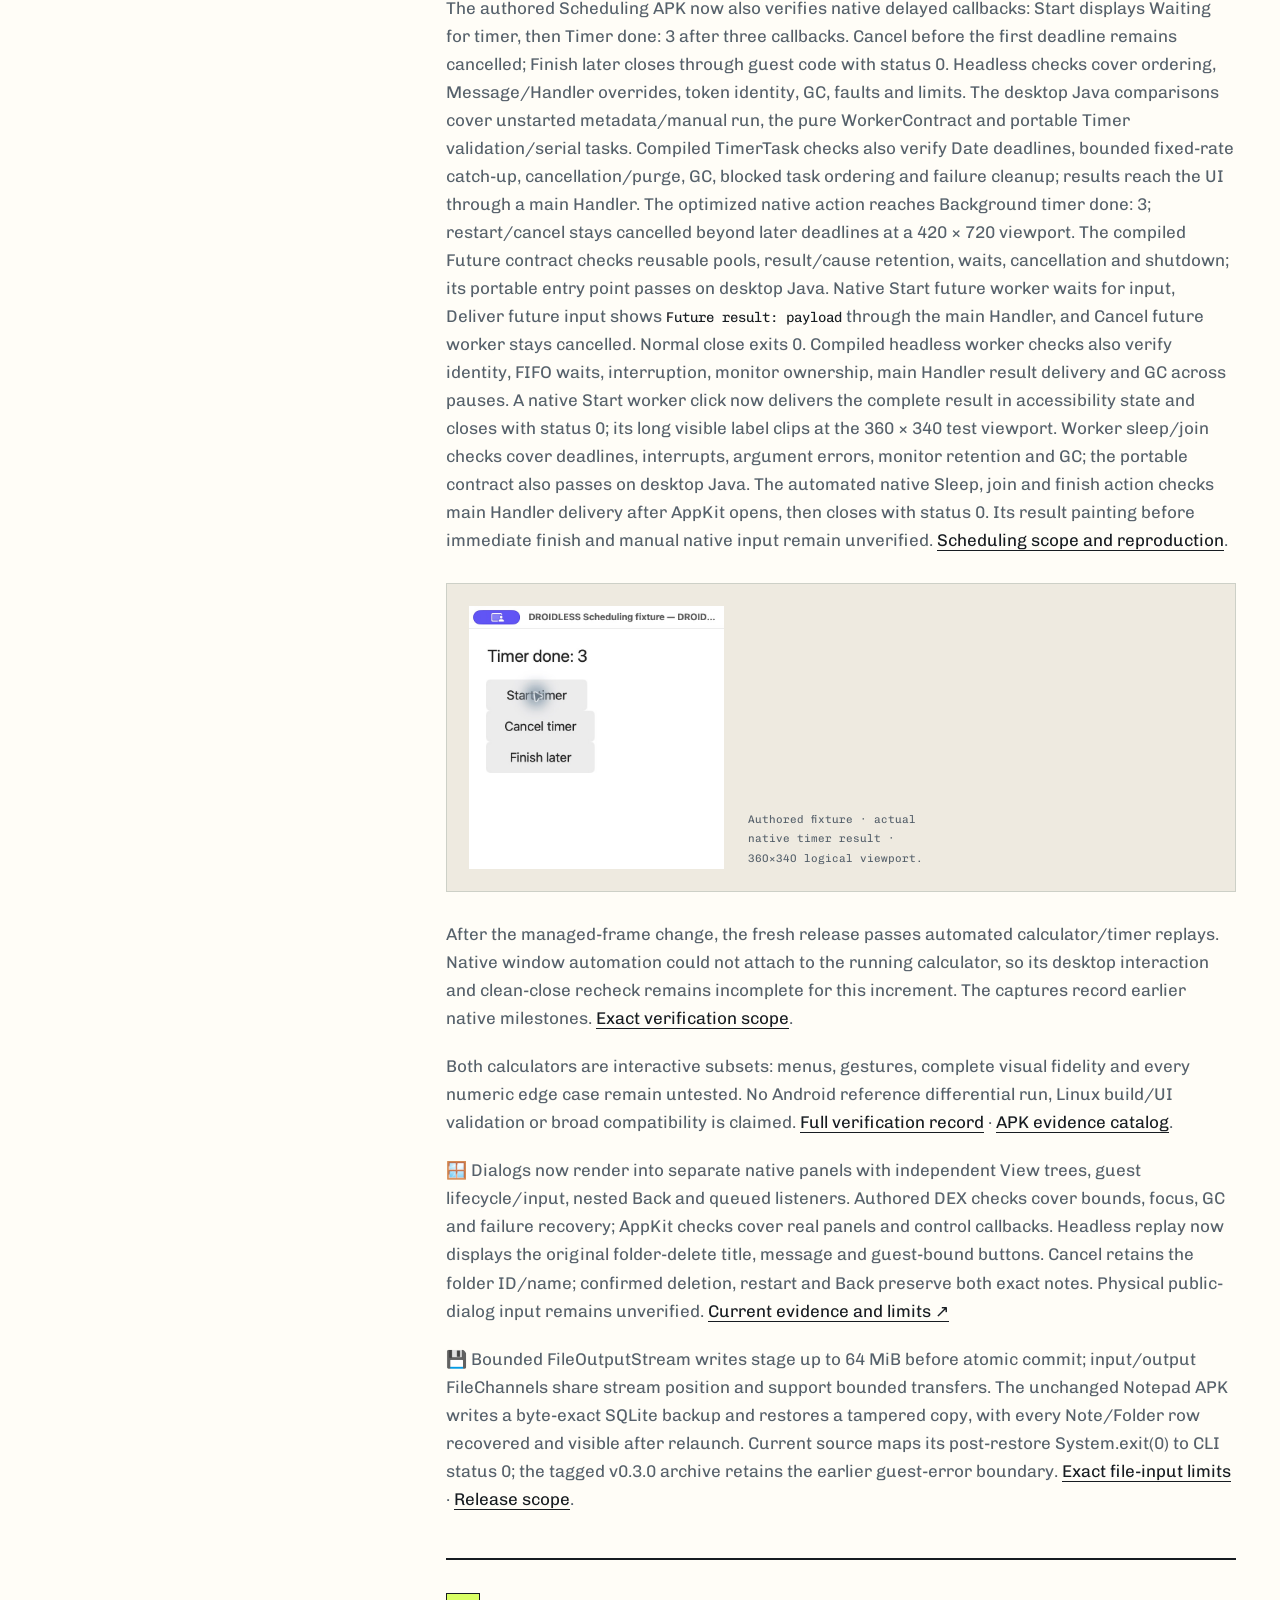
<file: site/docs.html>
<!doctype html>
<html lang="en">
<head>
  <meta charset="utf-8">
  <meta name="viewport" content="width=device-width, initial-scale=1">
  <meta name="description" content="Build and run DROIDLESS locally, inspect APKs, trace guest execution, and understand the prototype’s supported Android subset.">
  <meta name="theme-color" content="#d9ff63">
  <title>Documentation — DROIDLESS</title>
  <link rel="icon" href="assets/favicon.svg" type="image/svg+xml">
  <link rel="stylesheet" href="styles.css">
  <script src="app.js" defer></script>
</head>
<body>
  <a class="skip-link" href="#main">Skip to content</a>
  <header class="site-header wrap"><a class="wordmark" href="index.html" aria-label="DROIDLESS home"><img src="assets/favicon.svg" width="38" height="38" alt="">DROIDLESS</a><nav aria-label="Main navigation"><a href="index.html#evidence">The proof</a><a href="docs.html" aria-current="page">The notebook</a><a class="source-link" href="https://github.com/OthmaneBlial/droidless">Source <span aria-hidden="true">↗</span></a></nav></header>

  <div class="docs-layout wrap">
    <aside class="docs-sidebar"><p class="eyebrow">Runtime notebook</p><nav aria-label="Documentation sections"><a href="#quickstart">01 / Build &amp; run</a><a href="#commands">02 / CLI reference</a><a href="#architecture">03 / Architecture</a><a href="#compatibility">04 / Compatibility</a><a href="#evidence">05 / Evidence</a><a href="#development">06 / Development</a><a href="#reference">07 / Source documents</a></nav><p>Experimental prototype.<br>Local CI only.</p></aside>
    <main class="docs-content" id="main">
      <div class="docs-title"><p class="eyebrow">DROIDLESS / Documentation</p><h1>Peek under<br><em>the hood.</em></h1><p>Build it, inspect an APK, and follow the point where Android bytecode meets native desktop UI.</p></div>

      <section id="quickstart" aria-labelledby="quickstart-title"><span class="doc-number">01</span><h2 id="quickstart-title">Build &amp; run</h2><p>The v0.3.0 macOS ARM64 preview includes navigation, persistent notes/preferences, Java collections, APK-local reflection, scheduling, bounded guest workers, native image viewing and modal panels, bounded private file input, staged package-confined output and FileChannel transfers. The archive packages five authored fixtures and three hash-checking public APK fetch helpers. Install Rust 1.95.0 and, on macOS, Xcode Command Line Tools for the Objective-C/AppKit bridge. The runtime build does not require an Android SDK. <a href="reference/releases/0.3.0.md">Read the preview scope notes</a>.</p>
        <div class="code-block"><div class="code-header"><span>BUILD FROM SOURCE</span><button class="copy-button" type="button" data-copy="docs-build" aria-label="Copy source build commands">Copy</button></div><pre><code id="docs-build">git clone https://github.com/OthmaneBlial/droidless.git
cd droidless
cargo build --release --locked
sh tools/fetch-simple-calculator.sh
target/release/droidless run --size 192x400 \
  artifacts/apks/SimpleCalculator.apk</code></pre></div>
        <p>The last command opens native controls on macOS. Headless mode executes the guest and emits the laid-out View tree as JSON. This path has been tested on macOS; Linux has no verified build or native UI yet.</p>
        <div class="code-block"><div class="code-header"><span>HEADLESS / verified on macOS</span><button class="copy-button" type="button" data-copy="headless-code" aria-label="Copy headless calculator command">Copy</button></div><pre><code id="headless-code">target/release/droidless run --size 192x400 artifacts/apks/SimpleCalculator.apk \
  --headless --click 7 --click + --click 5 --click =</code></pre></div>
        <p class="notice">APK parsing is not a compatibility guarantee. Begin with the demonstrated APKs and treat other apps as experiments.</p>
      </section>

      <section id="commands" aria-labelledby="commands-title"><span class="doc-number">02</span><h2 id="commands-title">CLI reference</h2><p>Use <code>run</code> explicitly, or pass an APK path directly. For example, <code>droidless app.apk</code> starts the runtime. The following commands accept a single APK path.</p>
        <div class="table-scroll"><table><caption>APK inspection commands</caption><thead><tr><th scope="col">Command</th><th scope="col">Output</th></tr></thead><tbody><tr><td><code>inspect</code></td><td>Package, version, SDK fields, launcher, module counts and declared components.</td></tr><tr><td><code>manifest</code></td><td>Parsed manifest as JSON.</td></tr><tr><td><code>dex</code></td><td>DEX versions and class, method, field, string and code-unit counts.</td></tr><tr><td><code>classes</code> / <code>methods</code></td><td>Class descriptors or method signatures.</td></tr><tr><td><code>resources</code></td><td>Compiled resource table as JSON.</td></tr><tr><td><code>inspect-ui</code></td><td>Launch the guest headlessly and print its View tree.</td></tr></tbody></table></div>
        <div class="code-block"><div class="code-header"><span>INSPECT &amp; TRACE</span><button class="copy-button" type="button" data-copy="trace-code" aria-label="Copy inspection and trace commands">Copy</button></div><pre><code id="trace-code">target/release/droidless inspect artifacts/apks/SimpleCalculator.apk
target/release/droidless run artifacts/apks/SimpleCalculator.apk \
  --headless --trace-framework --trace-lifecycle --stats</code></pre></div>
        <p><code>--trace-bytecode</code> prints instruction locations; <code>--trace-methods</code> prints calls; <code>--trace-framework</code> prints compatibility calls; <code>--trace-lifecycle</code> prints lifecycle transitions. <code>--stats</code> or <code>--heap-stats</code> reports parse time, elapsed time, instruction and call counts, and heap statistics. These are diagnostics, not comparative benchmarks. <code>--size WIDTHxHEIGHT</code> sets each logical axis to 128–4096; the default is 420×720.</p>
        <p><code>--advance-ms MILLISECONDS</code> lays out and polls the current frame before advancing the deterministic headless clock and draining due guest callbacks. Native windows use monotonic host time. Replaying the authored timer produces <code>Timer done: 3</code>:</p>
        <div class="code-block"><div class="code-header"><span>AUTHORED TIMER / DETERMINISTIC REPLAY</span><button class="copy-button" type="button" data-copy="timer-code" aria-label="Copy timer replay command">Copy</button></div><pre><code id="timer-code">target/release/droidless run --headless --ephemeral fixtures/generated/scheduling.apk \
  --click "Start timer" --advance-ms 1500 --advance-ms 1500 --advance-ms 1500</code></pre></div>
        <p><code>--click TEXT</code> replays a View click. <code>--key CHARACTER</code> replays key-down/up events through the guest’s key listener. The following headless sequence produced <code>2.0</code>; it does not establish KasCalc native keyboard delivery. Native Counter key delivery was checked separately.</p>
        <div class="code-block"><div class="code-header"><span>HEADLESS KEYEVENT REPLAY</span><button class="copy-button" type="button" data-copy="key-code" aria-label="Copy headless key event command">Copy</button></div><pre><code id="key-code">sh tools/fetch-kascalc.sh
target/release/droidless run --headless artifacts/apks/KasCalc.apk \
  --key 7 --key - --key 5 --key =</code></pre></div>
        <p>Current source also provides <code>--back</code>. Escape delivers virtual <code>onBackPressed</code> in a native window, including APK overrides. This authored fixture shows a two-screen round trip:</p>
        <div class="code-block"><div class="code-header"><span>CURRENT SOURCE / ACTIVITY NAVIGATION</span><button class="copy-button" type="button" data-copy="nav-code" aria-label="Copy navigation fixture command">Copy</button></div><pre><code id="nav-code">target/release/droidless run --headless fixtures/generated/intents.apk \
  --click "Open detail" --back</code></pre></div>
        <p>Preferences persist per package by default. <code>--data-dir APPS_ROOT</code> selects a host-approved root; <code>--ephemeral</code> keeps data in memory only. <code>--input TEXT</code> edits the first enabled visible EditText. This authored fixture saves a note and loads it in a fresh process:</p>
        <div class="code-block"><div class="code-header"><span>CURRENT SOURCE / PERSISTENT PREFERENCES</span><button class="copy-button" type="button" data-copy="prefs-code" aria-label="Copy persistent preferences commands">Copy</button></div><pre><code id="prefs-code">target/release/droidless run --headless --data-dir artifacts/preferences-demo \
  fixtures/generated/preferences.apk --click "Edit note" \
  --input "This note survives restart" --click "Save note"
target/release/droidless run --headless --data-dir artifacts/preferences-demo \
  fixtures/generated/preferences.apk</code></pre></div>
      </section>

      <section id="architecture" aria-labelledby="architecture-title"><span class="doc-number">03</span><h2 id="architecture-title">Architecture</h2><p>The workspace separates binary formats, execution, and the desktop host into three crates.</p>
        <dl class="crate-list"><div><dt><code>droidless-formats</code></dt><dd>Own parsers for DEX, Android binary XML and <code>resources.arsc</code>; ZIP/deflate reading uses the Rust <code>zip</code> crate. The manifest identifies the launcher Activity.</dd></div><div><dt><code>droidless-runtime</code></dt><dd>A DEX register interpreter, handle-based object heap with mark-and-sweep collection, method dispatch, lifecycle callbacks, framework methods, XML inflation and View layout.</dd></div><div><dt><code>droidless</code></dt><dd>Inspection and runtime commands. On macOS, a small Objective-C bridge renders AppKit views and routes input callbacks into guest methods.</dd></div></dl>
        <p>A click invokes the guest’s registered <code>onClick</code> handler or XML callback, executes its bytecode, then redraws the native controls from the resulting View tree. There is no application-specific calculator implementation in the host.</p>
        <p>Execution is bounded: the guest call stack is capped at 128 frames, with five million instructions per launch, input, close or message poll. APK parsing rejects unsafe ZIP paths, duplicates, symlinks and oversized inputs without extracting files. These limits do not make the prototype a security sandbox.</p>
        <p>There is no audited process isolation, complete bytecode verifier or APK signature trust policy. Inspected Android permissions grant no desktop capabilities; current source supports isolated preferences/SQLite and explicit native folder selection with session-local grants, and returns a fixed virtual value for /proc/self/cmdline; general file, network and native-library APIs are unavailable. Use trusted APKs. <a href="reference/security.md">Read the full security boundaries</a>.</p>
      </section>

      <section id="compatibility" aria-labelledby="compatibility-title"><span class="doc-number">04</span><h2 id="compatibility-title">Compatibility</h2><p>The target today is a narrow slice of traditional Java Activity applications. Supported operations exist at the level of particular methods and opcodes, not complete Android API classes.</p>
        <div class="table-scroll"><table><caption>Current prototype boundary</caption><thead><tr><th scope="col">Area</th><th scope="col">Current surface</th></tr></thead><tbody><tr><td>Execution</td><td>Standalone DEX 035/037/038/039/040 and an interpreter subset covering arithmetic, branches, arrays, fields, objects, calls, dispatch and explicit/common implicit Java throw/catch/finally. Throwable diagnostics retain original DEX call locations and causes across unwind and GC; guest diagnostic overrides still execute. No JIT.</td></tr><tr><td>Lifecycle</td><td>Launcher discovery and basic Application creation. Current source adds explicit same-APK Intents, typed Bundle extras, finish, virtual Back callbacks and a preserved Activity stack. Native transitions and clean root finish are verified in the authored Intents fixture. Application observers add snapshot registration, GC retention and six-event delivery at Activity super calls; fresh native navigation/Back/close records 33 observer calls. Platform fragments support queued add transactions, guest lifecycle callbacks and mounted fragment Views; fragment back stacks remain unsupported.</td></tr><tr><td>Views</td><td>TextView, Button, EditText, LinearLayout and FrameLayout subsets with programmatic color/selector foreground overlays above child controls, native ViewGroup drawing clips with separate input bounds, virtual scrollability queries, bounded adapter-backed GridView, View scroll offsets and child attach/detach and unanimated permanent detached removal through guest callbacks; inherited APK measure/layout callbacks retain XML parameters, per-side padding and closed-drawer geometry; native Notepad mouse selection, title/body editing and restart are verified. Item animations are omitted. General RecyclerView/AndroidX compatibility is not implied; measurement and styling remain approximate.</td></tr><tr><td>Rich text/XML</td><td>Spannable text, SAX callbacks and bounded XML parsing for a real APK serialization path; DTDs are rejected.</td></tr><tr><td>Resources</td><td>Compiled strings and supported layout attributes, plus a bounded binary XML pull cursor and resource-ID-backed typed XML attributes. SwpieView passes its guest vector startup check, attaches its platform lifecycle fragment, constructs its toolbar, GridView and BaseAdapter and opens a native folder chooser. Cancellation exits cleanly; actual folder selection queries and decodes three PNG/JPEG/WebP thumbnails in AppKit. Thumbnail selection now transfers the image stack through guest Parcelable/CREATOR callbacks and opens a decoded full-screen image. Native JPEG/PNG/WebP visits and Escape back to the grid are verified. Touch replay also runs actual swipe navigation and confirmed tap hide/show callbacks. GIF animation, slideshow and lifecycle auto-hide remain unproven. Authored widget checks also cover timed scrolling, manifest application metadata, virtual background dispatch and content descriptions; image labels are verified in native AppKit. Seven non-matrix ImageView scale modes, clipping and per-side padding now render natively. Default configuration wins; full qualifiers, themes, styles and vector drawable inflation remain incomplete.</td></tr><tr><td>Raster images</td><td>Packaged PNG/JPEG/WebP through BitmapFactory resource, stream and byte-array decoding, bounds/sample-size options, ImageView src/bitmap/resource/drawable setters and setImageURI for granted document streams and AppKit NSImageView rendering. An authored fixture verifies four views; bitmap pixel APIs, Canvas and vector/animated drawables remain unsupported.</td></tr><tr><td>Input evidence</td><td>Native Simple Calculator and KasCalc mouse, Counter text-copy/ordinary key delivery, and real keyboard entry into the unmodified Notepad APK have been exercised in AppKit. Counter text evidence uses accessibility value editing. Native UTF-8 clipboard paste is verified in the Preferences fixture; single-pointer MotionEvent dispatch and timed gesture callbacks pass compiled guest checks. Optimized native taps also hide/restore SwpieView controls. Native drag verification, full focus/IME, multi-touch and interception remain incomplete.</td></tr><tr><td>Options</td><td>Flat packaged menu XML, category ordering, resource titles/icons and group state pass compiled checks. Foreground create/prepare callbacks cache and invalidate menus; selection runs guest listeners and Activity fallback with GC, error and stale-input checks. <code>--menu-item TEXT</code> replays enabled visible items. AppKit now bridges foreground options into a native Options menu, with component checks for title ownership, enabled/checked state and action dispatch. Physical menu input remains unverified because UI control could not attach to the running test window. <a href="reference/verification.md#current-source-native-options-menu-bridge">Exact native scope</a>. Generic <code>&lt;view class="…"&gt;</code> layout tags invoke the named DEX constructor and onFinishInflate after child attachment. Live-region mode state is retained; Android accessibility-service announcements remain unsupported.</td></tr><tr><td>Platform</td><td>macOS ARM64 native UI demonstrated. Linux headless path exists; Linux build and native UI are unverified.</td></tr><tr><td>Preferences</td><td>Typed private stores and staged editors, isolated package data, native authored-note save/restart/clear and UTF-8 paste. Apply is synchronous; bounded package-confined file input/output is available, while preference listeners, String sets and unrestricted host paths remain unsupported.</td></tr><tr><td>SQLite</td><td>Bounded SQLiteOpenHelper/statement/transaction, ContentValues update, rawQuery and typed Cursor subset. The unchanged Notepad APK saves two rows and renders both titles after Back and after a fresh process; native AppKit typing and saving were also verified.</td></tr><tr><td>Java collections</td><td>Bounded HashSet/ArrayList/HashMap/basic LinkedHashMap/monitored Hashtable, immediate FIFO queue operations, indexed lists, guest equals, Set/List iterators, native map copying and live read-only Set/List views pass compiled headless conformance. CopyOnWriteArrayList snapshots keep old values across live changes, GC and serial guest worker writes. Canonical Class keys and primitive TYPE metadata resolve. Reentrant snapshot-list write equality, timed queue waiting/iterators, other bulk operations, custom Map copies/views and access-order/eviction behavior remain unsupported.</td></tr><tr><td>Virtual API profile</td><td>Fixed read-only Build.VERSION.SDK_INT = 21, independent of APK and host OS. Compiled checks cover repeated reads, inherited declaring-owner aliases and rejected writes/wrong-kind/type references. This is an API-branch profile; framework coverage remains partial.</td></tr><tr><td>APK-local reflection</td><td>APK-local class lookup, reference constructors and runtime/inherited class annotations execute guest code with access, initialization, argument and cause checks. Inherited field references resolve to their declaring owner; all nine wrapper TYPE fields provide canonical primitive metadata, with final-write faults. Class.toString formats class/interface, primitive/void and array descriptions; the portable contract also passes on Java 17. The canonical APK loader resolves allowed classes without initialization, and Class.asSubclass validates hierarchy casts. Unknown native metadata, custom loaders, reflective method invocation and Field writes remain unsupported; declared APK fields can be read through the bounded Field profile.</td></tr><tr><td>Scheduled callbacks</td><td>Main and prepared worker Handler/Looper queues deliver deferred and delayed guest callbacks, cancel by identity and retain payloads through GC. Worker loop callbacks preserve managed waits and support quit/quitSafely; routing, ordering, exception recovery and bounded dispatch pass compiled checks. Authored wait/deliver/cancel controls pass headless replay, and native host finish cancels blocked callbacks cleanly. Manual native clicks on those new controls remain unverified. Native authored timer/finish and deterministic replay verified. Java Timer/TimerTask adds one guest worker per Timer, long/Date deadlines, fixed-delay/fixed-rate schedules, cancellation/purge and bounded catch-up; compiled checks verify serial blocking, GC, faults, capacity and main Handler UI delivery. Single/fixed/cached executor pools queue work on reusable guest Threads. Callable/Runnable Futures retain actual values and causes, support cancellation and worker deadline waits, and report real shutdown state. Worker Thread.sleep and Thread.join retain frames, values and monitors until their deadline, interruption or actual target termination. The authored Sleep, join and finish action passes automated native host delivery through a main Handler and clean Activity shutdown; manual native input on this action remains unverified. Bounded deferred guest workers execute DEX on a serial shared-heap host executor. Headless queue/monitor waits, interruption and main Handler results are verified; the native Start worker action also delivers its main-thread result and closes cleanly. <a href="reference/threading.md">Exact methods and limits</a>.</td></tr><tr><td>Activity results and folders</td><td>Same-APK result callbacks preserve request codes, snapshot data at finish and defer delivery for stopped callers. The authored native APK returns child results and actual NSOpenPanel folder choices; grants are session-local and URI parsing grants nothing. SwpieView loads three native thumbnails, opens selected images in its full-screen Activity and returns with Escape. Bounded Parcel reconstruction isolates mutable launch/result extras; shallow Bundle/Intent copies retain object values. The authored contract checks callbacks, mutation/GC, cycles, malformed data and cleanup. Binder/file descriptors, Java serialization bytes and custom loaders remain unsupported. Custom Serializable objects can remain as same-runtime references across bounded snapshots. Bounded document queries and read-only streams are supported; writes, other providers and persistent grants remain unsupported. <a href="reference/framework.md#activity-results-and-native-folder-selection">Exact scope</a>.</td></tr><tr><td>Outside scope</td><td>Main/native-bridge blocking waits, general wait/notify, nested Looper pumps/priority, parallel execution, Timer finalization and JVM process-liveness parity, AndroidX, Compose, modern Kotlin patterns, JNI/native libraries, services, general implicit/external intents, general file APIs, networking, full Android graphics and Linux GUI.</td></tr></tbody></table></div>
        <p>Explicit throws and common implicit Java faults are catchable: integer/long zero division, null access/throw, negative array sizes, array bounds/store errors, casts, string bounds and numeric parse failures propagate guest Throwable objects. Compiled tests cover 17 fault paths, typed hierarchy matching, cross-frame catches, catch-all/finally and <code>getMessage</code>.</p>
        <p>Inherited interface assignability and reference-array covariance are exercised by compiled Java tests. Failed class initialization persists: non-Error causes are wrapped in <code>ExceptionInInitializerError</code>, existing Error subclasses propagate directly, and later access throws <code>NoClassDefFoundError</code>. Causes remain rooted through garbage collection.</p>
        <p>Concurrent initialization and initialization of default-method superinterfaces remain unsupported. Instruction/field/method checks are not a complete Java type verifier. Unsupported APIs, malformed instructions and resource ceilings remain terminal diagnostics; unsupported methods/opcodes retain method, DEX module and PC context.</p>
        <p>Multi-DEX APKs are parsed; split-APK installation is unsupported. Newer invoke forms, container DEX 041 and optimized/quickened DEX are rejected. The resource and layout implementation does not reproduce the complete Android rendering system. <a href="reference/compatibility.md">Read the exact opcode groups and known ceilings</a>.</p>
      </section>

      <section id="evidence" aria-labelledby="evidence-title"><span class="doc-number">05</span><h2 id="evidence-title">Evidence</h2><p><a href="https://github.com/swiftugandan/Simple-Android-Calculator/tree/3ba860b281eba34f144e4e75115f0c0a06bced31">swiftugandan’s Simple Calculator 1.0</a> supplies the independently built, unmodified public APK shown here. The fetch helper pins its commit and verifies:</p>
        <div class="code-block"><div class="code-header"><span>SIMPLECALCULATOR.APK / SHA-256</span><button class="copy-button" type="button" data-copy="hash-code" aria-label="Copy Simple Calculator SHA-256">Copy</button></div><pre><code id="hash-code">7c1adc93607c8511a3abd379f74765747d2ae72fb70c4ff5c471f13e94b98921</code></pre></div>
        <p>Native macOS button clicks demonstrated <code>7 + 5 = → 12</code>, <code>8 × 8 = → 64</code> and <code>9 / 3 = → 3</code>. The screenshot below captures the first result. The logical viewport is 192×400; table stretching, gradients and Android theme fidelity remain incomplete.</p>
        <figure class="docs-screenshot"><a href="assets/simple-calculator-native.png"><img src="assets/simple-calculator-native.png" alt="Real Simple Calculator native macOS window showing the calculated result 12." width="384" height="864" loading="lazy"></a><figcaption>Actual native UI capture. Open image for full resolution.</figcaption></figure>
        <p>Seven headless cases verify arithmetic, decimals, multiple digits and clear through this APK’s own callbacks. Native Escape dispatches Back and exits with status 0 after pause/stop/destroy. This runtime is included in v0.3.0; the calculator is fetched unchanged from upstream. The public APK is neither modified nor redistributed.</p>
        <p>The macOS executable’s linked-library inspection showed AppKit, QuartzCore, Foundation and system libraries, with no Android runtime. No emulator or Android subprocess fallback participates in execution.</p>
        <p>Separately, ten headless KasCalc cases passed through its own listeners: addition, multiplication, division, subtraction, decimals, square/cube roots, backspace, sign and reset. Headless KeyEvent replay produced <code>2.0</code> for <code>7 − 5 =</code>.</p>
        <p>Automated tests also execute the unmodified <a href="https://github.com/krossovochkin/SmallestAPK">SmallestAPK</a> Hello World app and a separately labeled DROIDLESS-authored Counter fixture. In the current native Counter build, setting the text field to <code>Bonjour</code> and clicking <code>Copy input</code> displayed <code>Bonjour</code> through the APK callback. An ordinary native letter key reached its <code>OnKeyListener</code>, displaying <code>key 45</code> for the logical q supplied by the French host keyboard layout; the consumed key did not enter the field.</p>
        <p>Closing native Counter emitted <code>onPause</code>, <code>onStop</code> and <code>onDestroy</code>, then exited with status 0. The current KasCalc build was rechecked with native <code>7 + 5 = → 12.0</code> and the same clean close lifecycle. Native text evidence covers accessibility value editing and ordinary key delivery. The earlier Counter clipboard attempt timed out. Subsequent Preferences verification below proves native UTF-8 paste; full focus and IME behavior remain unverified.</p>
        <p>In the authored Intents fixture, native Home text editing survived a Detail round trip. Escape restored the same text and updated title; another Activity intercepted Back in its own bytecode. Finishing the root ended the process with status 0. Tests separately check typed extras, copying, exact lifecycle order, retained Views across GC and inactive finish.</p>
        <p>The authored Preferences fixture additionally verifies native paste, save and a fresh runtime displaying the stored UTF-8 note; clear remains cleared after restart. Compiled headless collection checks cover ordered/indexed lists, duplicates/nulls, guest equality, iteration, live read-only views, Class identity and GC retention. The same list/read-only view, snapshot-list, native map-copy and immediate queue contracts also pass on desktop Java 17. Queue checks cover FIFO/duplicates, full capacity, null rejection, guest equality and inherited override dispatch. The Scheduling fixture now also checks resumable worker take/put waits; timed waits and main/native-bridge waiting remain unsupported. The authored Reflection and Primitive contracts verify initialization/access errors, inherited field aliases and all nine primitive TYPE identities; the same contracts pass on desktop Java 17. The compiled ThrowableContract also checks retained explicit/implicit fault locations, cause cycles, GC, refreshed traces and diagnostic callback failures; its separate desktop Java driver passes. Printed locations use DEX PCs; source lines, StackTraceElement arrays, suppression and stream/writer overloads remain unsupported. This is not an Android reference run. The unmodified <a href="https://github.com/MohMah/android-notepad/releases/tag/v1.0.0">Notepad 1.0.0 APK</a> now opens its Notes screen and note editor in the headless runtime. The 390 × 844 View tree contains two editable fields; typing <code>Hello, desktop</code> updates the first. Its SHA-256 is pinned and checked by <code>tools/fetch-notepad.sh</code>. Two notes now persist in the APK's private SQLite database. The Notes screen renders both after Back and after a fresh process restart. The local replay also reopens an existing note, updates its title and multiline body, retains the same row ID and restores both fields in a fresh editor process. Separate AppKit checks select an existing row with the mouse, type both fields, save through Escape and reopen the exact edits in a fresh native process; the original row ID is retained and both processes exit cleanly. A separate malformed-body replay now logs the real SAX fault, shows the APK’s own <code>!ERROR!</code> marker and preserves the raw stored row when opened in a fresh process. XML metacharacters still do not round-trip through its serializer; this error path has headless evidence only. Visual fidelity remains unverified. <a href="assets/notepad-preview.svg">Open the illustrated View-tree preview</a>; it is not a native screenshot.</p><div class="code-block"><div class="code-header"><span>HEADLESS / 390 × 844</span><button class="copy-button" type="button" data-copy="notepad-code" aria-label="Copy Notepad replay command">Copy</button></div><pre><code id="notepad-code">sh tools/fetch-notepad.sh
target/release/droidless run --headless --ephemeral --size 390x844 \
  --click "＋" --input "Hello, desktop" artifacts/apks/notepad-v1.0.0.apk</code></pre></div><p>From the repository root, <code>python3 tools/compatibility.py</code> verifies both Notepad SQLite rows, list refresh and existing-note title/body edits after restart. The body probe excludes XML metacharacters; see the verification record for that limit.</p>
        <p>The original Notepad options menu loads through its own AppCompat code. Headless Delete now returns to Notes, removes only the chosen SQLite row, and preserves the survivor’s original ID, title and body through restart and reopen. Snackbar measurement and its original translation/alpha start callbacks execute. Clock-driven View property frames, cancellation, callback GC and fault cleanup pass a compiled contract. Timed headless replay shows the original message and UNDO label at 250 ms, then removes the Snackbar after another 3000+250 ms while retaining the exact surviving row. Headless Undo also restores title/body with a fresh auto-increment ID, keeps the survivor exact and reopens both fields after restart; the old timeout causes no further change. Native menu input, Delete/Undo and timed feedback remain unverified. <a href="reference/verification.md#current-source-original-notepad-undo">Current checks and exact scope</a>.</p>
        <p>Headless navigation taps reveal Notepad’s original drawer frame at 100 ms and complete its settlement at 1000 ms. Back closes the drawer while keeping Notes and both exact note rows. Shared rendering runs the APK’s <code>computeScroll</code> callbacks; explicit View focus requests now retain real ownership and execute guest callbacks. Compiled checks cover descendant policies, callback GC, removal and adapter refresh. Physical drawer input and full focus/IME remain unverified. Selecting Create or edit folders opens Edit Folders and binds the original editor/button listener; Back retains both exact note rows. Installed AppCompat inflater callbacks construct the actual guest AppCompatImageButton. Cloning, merged callbacks, attributes, ViewStubs, GC and fault cleanup pass compiled checks. Starting creation now passes descendant coordinates, resource backgrounds, TextPaint and child drawable-state callbacks. Tapping the original editor opens Done and writes exactly one named folder in SQLite. The new row now renders through themed text appearance and sized attachment callbacks. A fresh process reopens the visible folder, and Back restores both exact notes. Saved-row attachment now invokes its actual TextInputLayout binding callback. Headless focus and pending input complete; a fresh process discards an unconfirmed name and retains both exact notes and the saved folder. Native font family/style assignment passes component checks on buttons, labels and editors. AppKit first-responder gains now request actual guest focus. Component checks cover key-view traversal, retained selection, refused focus and callback failures. The shared dispatcher also creates and renames folders in optimized replay; unconfirmed input is discarded on restart. Complete bidirectional focus and physical folder input remain unverified. <a href="reference/verification.md#current-source-native-editor-focus-bridge">Host focus evidence</a>. TextWatcher and scalar ValueAnimator callbacks execute real DEX; ARGB and retained Paint shadow state support label calculations. Paint/TextPaint ascent/descent use the same actual font selection as AppKit controls. Original rename confirmation completes; the same folder ID/new name survive restart and Back with both exact notes. Headless folder deletion is verified below; physical folder input and Android font parity remain unverified. <a href="reference/verification.md#current-source-folder-rename-and-host-font-metrics">Current folder rename and font-metrics evidence</a>.</p>
        <p>The authored Images APK packages 96×64 PNG, JPEG and WebP assets. Its original DEX checks BitmapFactory resource bounds and sample sizing, stream and byte-array decoding, ImageView resource/bitmap/drawable assignment, and XML <code>src</code>. Four ImageViews displayed the images in an actual AppKit window. This is fixture evidence. Separately, the unmodified SwpieView APK now opens a selected folder, displays three thumbnails, opens JPEG/PNG/WebP images in its full-screen Activity and returns with Escape. FrameLayout gravity now places its bottom controls below the toolbar. Root touch replay diagnoses its slideshow listener: DOWN starts a Timer, UP cancels it, and a held DOWN reaches rejected worker UI access. Its own Parcelable callbacks transfer the image stack; touch replay verifies exact next/previous image bytes and first/last bounds. Native taps hide and restore controls; native drag verification remains pending. GIF animation and slideshow remain unproven.</p>
        <figure class="docs-screenshot"><a href="assets/images-native.png"><img src="assets/images-native.png" alt="Actual DROIDLESS native window showing four ImageViews displaying PNG, JPEG and WebP artwork." width="488" height="820" loading="lazy"></a><figcaption>Authored Images fixture · actual AppKit capture · 420×720 logical viewport.</figcaption></figure>
        <p>The authored Scheduling APK now also verifies native delayed callbacks: Start displays Waiting for timer, then Timer done: 3 after three callbacks. Cancel before the first deadline remains cancelled; Finish later closes through guest code with status 0. Headless checks cover ordering, Message/Handler overrides, token identity, GC, faults and limits. The desktop Java comparisons cover unstarted metadata/manual run, the pure WorkerContract and portable Timer validation/serial tasks. Compiled TimerTask checks also verify Date deadlines, bounded fixed-rate catch-up, cancellation/purge, GC, blocked task ordering and failure cleanup; results reach the UI through a main Handler. The optimized native action reaches Background timer done: 3; restart/cancel stays cancelled beyond later deadlines at a 420 × 720 viewport. The compiled Future contract checks reusable pools, result/cause retention, waits, cancellation and shutdown; its portable entry point passes on desktop Java. Native Start future worker waits for input, Deliver future input shows <code>Future result: payload</code> through the main Handler, and Cancel future worker stays cancelled. Normal close exits 0. Compiled headless worker checks also verify identity, FIFO waits, interruption, monitor ownership, main Handler result delivery and GC across pauses. A native Start worker click now delivers the complete result in accessibility state and closes with status 0; its long visible label clips at the 360 × 340 test viewport. Worker sleep/join checks cover deadlines, interrupts, argument errors, monitor retention and GC; the portable contract also passes on desktop Java. The automated native Sleep, join and finish action checks main Handler delivery after AppKit opens, then closes with status 0. Its result painting before immediate finish and manual native input remain unverified. <a href="reference/threading.md">Scheduling scope and reproduction</a>.</p>
        <figure class="docs-screenshot"><a href="assets/scheduling-native.png"><img src="assets/scheduling-native.png" alt="Actual authored Scheduling APK in a native window, showing Timer done: 3 after delayed guest callbacks." width="720" height="744" loading="lazy"></a><figcaption>Authored fixture · actual native timer result · 360×340 logical viewport.</figcaption></figure>
        <p>After the managed-frame change, the fresh release passes automated calculator/timer replays. Native window automation could not attach to the running calculator, so its desktop interaction and clean-close recheck remains incomplete for this increment. The captures record earlier native milestones. <a href="reference/verification.md">Exact verification scope</a>.</p>
        <p>Both calculators are interactive subsets: menus, gestures, complete visual fidelity and every numeric edge case remain untested. No Android reference differential run, Linux build/UI validation or broad compatibility is claimed. <a href="reference/verification.md">Full verification record</a> · <a href="reference/catalog.json">APK evidence catalog</a>.</p>
      </section>

      <p>🪟 Dialogs now render into separate native panels with independent View trees, guest lifecycle/input, nested Back and queued listeners. Authored DEX checks cover bounds, focus, GC and failure recovery; AppKit checks cover real panels and control callbacks. Headless replay now displays the original folder-delete title, message and guest-bound buttons. Cancel retains the folder ID/name; confirmed deletion, restart and Back preserve both exact notes. Physical public-dialog input remains unverified. <a href="reference/verification.md#current-source-public-folder-deletion-and-text-ellipses">Current evidence and limits ↗</a></p>
      <p>💾 Bounded FileOutputStream writes stage up to 64 MiB before atomic commit; input/output FileChannels share stream position and support bounded transfers. The unchanged Notepad APK writes a byte-exact SQLite backup and restores a tampered copy, with every Note/Folder row recovered and visible after relaunch. Current source maps its post-restore System.exit(0) to CLI status 0; the tagged v0.3.0 archive retains the earlier guest-error boundary. <a href="reference/storage.md">Exact file-input limits</a> · <a href="reference/releases/0.3.0.md">Release scope</a>.</p>
      <section id="development" aria-labelledby="development-title"><span class="doc-number">06</span><h2 id="development-title">Development &amp; local checks</h2><p>All CI runs locally. The script checks formatting, compilation, tests, Clippy warnings and the release build. No GitHub Actions workflow is installed.</p>
        <div class="code-block"><div class="code-header"><span>LOCAL CI</span><button class="copy-button" type="button" data-copy="ci-code" aria-label="Copy local CI command">Copy</button></div><pre><code id="ci-code">sh tools/ci.sh</code></pre></div>
        <p>Parser tests reject truncated DEX/XML/APK data, invalid indexes, unsafe ZIP paths and duplicate ZIP entries. Runtime tests exercise real D8-generated arithmetic, wide values, arrays/covariance, inherited interface dispatch, explicit/implicit exceptions across 17 fault paths, catch-all/finally, lifecycle, resources, XML layouts and input callbacks.</p>
        <p>Managed DEX calls now pause/resume with their caller/callee frames retained. Compiled checks collect between each instruction and verify reference/wide returns, catches/finally, diagnostic stacks and limits. The normal FrameContract also passes on desktop Java; native bridges and class initialization remain synchronous within a step. Bounded workers now use these frames for queue/monitor waits; suspension across a synchronous native bridge/initializer remains unsupported. <a href="reference/dex-vm.md">Frame semantics</a>.</p>
        <p>Failed-initialization tests cover wrapping versus Error propagation, subsequent <code>NoClassDefFoundError</code>, and cause retention across garbage collection.</p>
        <p>Local CI passes 150 Rust tests, checks native font family/style assignment and matching ascent/descent on three AppKit control types, verifies native editor focus/selection/refusal, separate dialog panels/control callbacks, foreground/clipping paint and full accessibility labels for shortened text, and also runs 4,096 seeded APK/DEX/XML/resource mutations without panics. The compatibility replay checks the authored XML pull parser, PNG/JPEG/WebP fixture and four ImageViews, plus grid item clicks, adapter refresh, child result delivery, Back cancellation, three selected-folder images and SwpieView full-screen viewing/Back through guest Parcelable reconstruction, image swipes and confirmed tap hide/show. The authored touch contract also covers coordinate translation, capture, click fallback, double taps, show/long press, scroll/fling, cancellation and callback GC/error cleanup. Native photo-grid clicks, disabled items and refresh are verified; viewport recycling and touch scrolling remain unsupported. This is deterministic smoke coverage; a continuous coverage-guided fuzz campaign remains future work. GitHub Actions are disabled.</p>
        <p>The independent calculator replay is a separate local check. It verifies both fetched APK digests and tests actual headless TextView/EditText results:</p>
        <div class="code-block"><div class="code-header"><span>17 CASES / TWO INDEPENDENT APKs</span><button class="copy-button" type="button" data-copy="compat-code" aria-label="Copy calculator compatibility command">Copy</button></div><pre><code id="compat-code">sh tools/fetch-kascalc.sh
sh tools/fetch-simple-calculator.sh
python3 tools/compatibility.py</code></pre></div>
        <p>Normal runtime tests use checked-in authored APKs and require no Android SDK. Rebuilding them requires Android SDK compiler tools. A development macOS app bundle can be assembled separately:</p>
        <div class="code-block"><div class="code-header"><span>UNSIGNED DEVELOPMENT BUNDLE / macOS</span><button class="copy-button" type="button" data-copy="bundle-code" aria-label="Copy macOS development bundle command">Copy</button></div><pre><code id="bundle-code">sh tools/macos-app.sh</code></pre></div>
        <p>The bundle is unsigned and intended for development. The project is Apache-2.0; third-party fixtures retain their upstream licenses. <a href="https://github.com/OthmaneBlial/droidless">Read the source and repository documentation <span aria-hidden="true">↗</span></a>.</p>
      </section>

      <section id="reference" aria-labelledby="reference-title"><span class="doc-number">07</span><h2 id="reference-title">Source documents</h2><p>Download the original project documents for the exact implementation scope, evidence and next milestones. Roadmap items are future objectives.</p>
        <nav class="reference-links" aria-label="Download repository documentation"><a href="reference/architecture.md" download="DROIDLESS-architecture.md">Architecture &amp; decisions <span aria-hidden="true">↓</span></a><a href="reference/dex-vm.md" download="DROIDLESS-dex-vm.md">DEX machine &amp; heap <span aria-hidden="true">↓</span></a><a href="reference/framework.md" download="DROIDLESS-framework.md">Framework &amp; rendering <span aria-hidden="true">↓</span></a><a href="reference/compatibility.md" download="DROIDLESS-compatibility.md">Exact compatibility limits <span aria-hidden="true">↓</span></a><a href="reference/storage.md" download="DROIDLESS-storage.md">Persistent preferences <span aria-hidden="true">↓</span></a><a href="reference/reflection.md" download="DROIDLESS-reflection.md">APK-local reflection <span aria-hidden="true">↓</span></a><a href="reference/collections.md" download="DROIDLESS-collections.md">Java collections <span aria-hidden="true">↓</span></a><a href="reference/threading.md" download="DROIDLESS-threading.md">Scheduling &amp; workers <span aria-hidden="true">↓</span></a><a href="reference/security.md" download="DROIDLESS-security.md">Security boundaries <span aria-hidden="true">↓</span></a><a href="reference/verification.md" download="DROIDLESS-verification.md">Verification record <span aria-hidden="true">↓</span></a><a href="reference/roadmap.md" download="DROIDLESS-roadmap.md">Next milestones <span aria-hidden="true">↓</span></a><a href="reference/catalog.json" download="DROIDLESS-catalog.json">APK catalog (JSON) <span aria-hidden="true">↓</span></a><a href="reference/releases/0.3.0.md" download="DROIDLESS-0.3.0-preview.md">0.3.0 preview scope <span aria-hidden="true">↓</span></a><a href="CHANGELOG.md" download="DROIDLESS-CHANGELOG.md">Changelog <span aria-hidden="true">↓</span></a></nav>
      </section>
    </main>
  </div>
  <footer class="site-footer wrap"><a class="wordmark" href="index.html">DROIDLESS</a><p>Own the execution path. State its limits.</p><div><a href="https://github.com/OthmaneBlial/droidless">GitHub</a><a href="https://github.com/OthmaneBlial/droidless/releases/tag/v0.3.0">v0.3.0 release</a><a href="index.html">Back to overview</a></div></footer>
  <p class="sr-only" id="copy-status" role="status" aria-live="polite"></p>
</body>
</html>
</file>
<file: site/styles.css>
@font-face{font-family:Chivo;src:url("assets/fonts/chivo.ttf") format("truetype");font-weight:100 900;font-style:normal;font-display:swap}
@font-face{font-family:"Chivo Mono";src:url("assets/fonts/chivo-mono.ttf") format("truetype");font-weight:100 900;font-style:normal;font-display:swap}
:root{--paper:#fffdf7;--ink:#171c21;--muted:#56616b;--line:#cdd0c7;--lime:#d9ff63;--blue:#83b8ff;--night:#171c21;--mono:"Chivo Mono",monospace;--display:Chivo,sans-serif}
*{box-sizing:border-box}html{scroll-behavior:smooth;scroll-padding-top:30px}body{margin:0;background:var(--paper);color:var(--ink);font:400 17px/1.65 var(--display);-webkit-font-smoothing:antialiased}a{color:inherit;text-decoration-thickness:1px;text-underline-offset:4px}a:hover{text-decoration-thickness:2px}button{font:inherit}a:focus-visible,button:focus-visible{outline:3px solid var(--ink);outline-offset:5px}::selection{background:var(--lime);color:var(--ink)}img{display:block;max-width:100%;height:auto}p{margin:0 0 20px}h1,h2,h3{margin:0;font-weight:850;line-height:1.02;letter-spacing:-.055em}h1{font-size:clamp(62px,6.8vw,98px)}h2{font-size:clamp(42px,4.7vw,67px)}h3{font-size:25px;letter-spacing:-.035em}em{font-style:normal;box-shadow:inset 0 -.34em 0 var(--lime)}.wrap{width:min(1220px,calc(100% - 88px));margin-inline:auto}.site-header{display:flex;align-items:center;justify-content:space-between;padding-block:24px;gap:30px;border-bottom:2px solid var(--ink)}.wordmark{display:inline-flex;align-items:center;gap:11px;font:900 20px/1 var(--display);letter-spacing:-.06em;text-decoration:none}.version-tag{font:11px/1.4 var(--mono);letter-spacing:0;background:var(--lime);border:1px solid var(--ink);padding:4px 7px;margin-left:5px}.site-header nav{display:flex;gap:27px;align-items:center;font:500 12px/1.5 var(--mono)}.site-header nav a{text-decoration:none}.site-header nav a:hover,.site-header nav a[aria-current]{text-decoration:underline}.source-link{background:var(--ink);color:var(--paper);border:1px solid var(--ink);padding:10px 14px}.source-link:hover{background:var(--lime);color:var(--ink)}.eyebrow{font:500 11px/1.7 var(--mono);letter-spacing:.045em;text-transform:uppercase;color:var(--muted)}.status-dot{display:inline-block;width:9px;height:9px;background:var(--ink);box-shadow:0 0 0 4px var(--lime);border-radius:50%;margin-right:12px}.hero{display:grid;grid-template-columns:minmax(0,1fr) 350px;gap:80px;align-items:center;padding-block:76px 83px}.hero h1{margin-block:25px}.highlight{box-shadow:inset 0 -.34em 0 var(--lime)}.hero-lead{font-size:26px;font-weight:600;letter-spacing:-.035em;margin-bottom:15px}.hero-description{max-width:560px;font-size:18px;color:var(--muted)}.hero-actions{display:flex;align-items:center;gap:26px;margin-block:28px}.button{display:inline-flex;gap:28px;align-items:center;justify-content:space-between;padding:16px 22px;border:2px solid var(--ink);background:var(--ink);color:var(--paper);text-decoration:none;font:600 12px/1.5 var(--mono);box-shadow:4px 4px 0 var(--blue);transition:transform .18s,box-shadow .18s}.button:hover{transform:translate(-2px,-2px);box-shadow:6px 6px 0 var(--blue);color:var(--ink);background:var(--lime)}.text-link{font:500 12px/1.8 var(--mono);text-decoration:none;border-bottom:1px solid currentColor;padding-bottom:2px}.hero-chips{display:flex;gap:10px;flex-wrap:wrap;margin:35px 0 16px}.hero-chips span{font:450 11px/1.5 var(--mono);border:1px solid var(--line);border-radius:30px;padding:8px 12px}.scope-note{font:400 10px/1.8 var(--mono);color:var(--muted);max-width:520px;margin:0}.specimen{position:relative;margin:0;border:2px solid var(--ink);background:#eeeae0;border-radius:12px;box-shadow:9px 9px 0 var(--lime);transform:rotate(2deg)}.specimen-top{display:flex;justify-content:space-between;align-items:center;padding:13px 15px;border-bottom:2px solid var(--ink);background:var(--paper);border-radius:10px 10px 0 0;font:400 9px/1.5 var(--mono);gap:8px}.window-dots{font-size:10px;letter-spacing:1px;color:#757a74}.specimen-indicator{font-size:18px}.specimen-image{display:flex;justify-content:center;padding:18px 20px;background-image:radial-gradient(#a5a998 1px,transparent 1px);background-size:14px 14px}.specimen-image img{height:410px;width:auto;max-width:100%;object-fit:contain;filter:drop-shadow(0 4px 5px #171c2120)}.specimen figcaption{padding:14px 17px;border-top:2px solid var(--ink);background:var(--paper);border-radius:0 0 10px 10px;display:flex;flex-direction:column;gap:4px}.specimen figcaption strong{font-size:17px;letter-spacing:-.03em}.specimen figcaption span{font:400 9px/1.5 var(--mono);color:var(--muted)}.explorer{position:absolute;bottom:76px;left:-128px;width:180px;transform:rotate(-8deg);animation:float 5s ease-in-out infinite}.specimen-sticker{position:absolute;right:-18px;top:-24px;transform:rotate(7deg);background:var(--blue);color:var(--ink);border:2px solid var(--ink);padding:10px 13px;box-shadow:3px 3px 0 var(--ink);font:700 10px/1.5 var(--mono);text-align:center}.hero-copy{animation:arrive .55s ease-out}.ticker{border-block:2px solid var(--ink);background:var(--lime);padding:20px 0}.ticker>.wrap{display:flex;gap:22px;justify-content:space-between;align-items:center;flex-wrap:wrap;font:600 11px/1.5 var(--mono)}.ticker b{font:400 23px/1 var(--display)}.section-label{display:flex;gap:22px;align-items:center;margin-bottom:35px}.section-label>span{font:500 10px/1.5 var(--mono);padding:6px 10px;border:1px solid currentColor;border-radius:24px;white-space:nowrap}.section-label p{margin:0;font:400 12px/1.7 var(--mono)}.evidence{padding-block:64px 73px}.evidence-intro{display:grid;grid-template-columns:1fr 1fr;gap:80px}.evidence-intro>div{color:var(--muted);padding-top:6px}.evidence-intro p:last-child{margin-bottom:0}.ink-underline{box-shadow:inset 0 -.24em 0 var(--blue)}.results{display:grid;grid-template-columns:repeat(3,1fr);border-block:2px solid var(--ink);margin-top:36px}.result{padding:24px 26px 24px 0;display:flex;flex-direction:column;gap:9px}.result+.result{border-left:1px solid var(--line);padding-left:26px}.result-input{font:450 13px/1.5 var(--mono)}.result strong{font:800 62px/1 var(--display);letter-spacing:-.075em;display:flex;gap:16px;align-items:center}.result strong span{font:700 15px/1 var(--mono);padding:8px 9px;border-radius:50%;background:var(--lime);letter-spacing:0}.result-label{font:400 10px/1.5 var(--mono);color:var(--muted)}.evidence-footnote{font:400 11px/1.9 var(--mono);color:var(--muted);margin:20px 0 0;max-width:1000px}.architecture{background:var(--night);color:var(--paper);padding-block:48px 36px}.architecture .section-label>span{color:var(--lime)}.architecture-heading{display:flex;justify-content:space-between;align-items:end;gap:70px}.architecture-heading p{max-width:420px;color:#c2c9c0;margin:0}.pipeline{display:grid;grid-template-columns:repeat(4,minmax(0,1fr));list-style:none;padding:0;margin:45px 0 30px;border-top:1px solid #56616b}.pipeline li{position:relative;padding:28px 22px 0 0}.pipeline li+li{padding-left:22px;border-left:1px solid #56616b}.pipeline li:not(:last-child):after{content:"→";position:absolute;top:-14px;right:-9px;background:var(--ink);padding:0 4px;color:var(--lime);font:20px/1 var(--mono)}.pipeline-id{font:400 9px/1.7 var(--mono);color:#c2c9c0;letter-spacing:.03em}.pipeline-symbol{font-size:31px;margin:19px 0 13px}.pipeline h3{margin-bottom:15px}.pipeline p{font-size:15px;color:#c2c9c0;line-height:1.6;min-height:96px}.pipeline code{font:400 10px/1.5 var(--mono);color:var(--lime)}.architecture-note{border-top:1px solid #56616b;padding-top:22px;margin:0;color:#c2c9c0;font:400 11px/1.9 var(--mono)}.architecture-note>span{font-size:23px;color:var(--lime);margin-right:10px}.milestones{padding-block:58px 64px}.journey-grid{display:grid;grid-template-columns:1fr 1.2fr;gap:75px}.journey-grid>div>p{max-width:410px;color:var(--muted);margin-top:25px}.milestone{display:grid;grid-template-columns:110px 1fr;align-items:center;gap:23px;padding:0 0 27px}.milestone+.milestone{border-top:1px dashed var(--muted);padding-top:27px}.milestone-number{font:850 76px/1 var(--display);letter-spacing:-.09em}.milestone-number>span{font-size:24px;letter-spacing:-.04em}.pill{display:inline-block;background:var(--lime);border:1px solid var(--ink);padding:4px 7px;font:500 9px/1.3 var(--mono);margin-bottom:13px}.next .pill{background:var(--paper);border-style:dashed}.milestone h3{font-size:24px;margin-bottom:10px}.milestone p{color:var(--muted);font-size:15px;margin:0}.milestone-note{font:400 10px/1.9 var(--mono);margin:0!important;max-width:none!important;color:var(--muted)}.lab-note{display:grid;grid-template-columns:auto 1fr auto;gap:25px;align-items:center;background:var(--lime);border:2px solid var(--ink);padding:25px 30px;box-shadow:5px 5px 0 var(--ink);margin-top:38px}.lab-note-icon{font-size:30px}.lab-note p{font-size:15px;margin:0}.lab-note .text-link{white-space:nowrap}.start{padding-block:52px 68px;background:#f0ede3;border-block:2px solid var(--ink)}.start-grid{display:grid;grid-template-columns:1fr 1.2fr;gap:70px;align-items:start}.start-grid h2{margin-bottom:25px}.start-grid p{max-width:420px;color:var(--muted)}.code-block{border:2px solid var(--ink);background:var(--paper);box-shadow:5px 5px 0 #c7cebb;margin:25px 0}.start-grid>.code-block{margin:0;min-width:0}.code-header{display:flex;justify-content:space-between;align-items:center;gap:14px;padding:10px 15px;border-bottom:1px solid var(--ink);background:var(--lime);font:500 10px/1.6 var(--mono)}.copy-button{border:1px solid var(--ink);background:var(--paper);padding:5px 10px;min-height:32px;min-width:64px;cursor:pointer;font:500 10px/1.4 var(--mono)}.copy-button:hover{background:var(--ink);color:var(--paper)}pre{margin:0;padding:23px 19px;overflow:auto;font:400 12px/1.95 var(--mono);tab-size:2}code{font:400 .83em/1.5 var(--mono)}pre code{font-size:inherit;line-height:inherit}.code-note{padding:13px 19px;margin:0!important;border-top:1px solid var(--line);font:400 10px/1.9 var(--mono);max-width:none!important}.boundary{display:grid;grid-template-columns:170px 1fr auto;gap:26px;margin-top:43px;padding-top:27px;border-top:1px solid var(--muted)}.boundary p{font-size:14px;color:var(--muted);margin:0}.boundary a{font:500 10px/1.8 var(--mono);white-space:nowrap}.site-footer{display:flex;justify-content:space-between;align-items:center;gap:25px;padding-block:32px;font:400 11px/1.8 var(--mono)}.site-footer p{margin:0;color:var(--muted);font-size:10px}.site-footer .wordmark{font-size:18px}.site-footer>div{display:flex;gap:18px}.site-footer a{text-decoration:none}.site-footer a:hover{text-decoration:underline}
/* The notebook uses the same palette with a quiet, readable document layout. */
.docs-layout{display:grid;grid-template-columns:220px minmax(0,790px);gap:70px;justify-content:space-between;padding-block:55px 75px}.docs-sidebar{position:sticky;top:25px;align-self:start;font:400 11px/1.8 var(--mono)}.docs-sidebar nav{display:flex;flex-direction:column;gap:14px;padding-block:22px;margin-block:20px;border-block:1px solid var(--line)}.docs-sidebar nav a{text-decoration:none}.docs-sidebar nav a:hover{text-decoration:underline}.docs-sidebar>p:last-child{color:var(--muted)}.docs-content{min-width:0}.docs-title h1{font-size:76px;margin-block:20px 25px}.docs-title>p:last-child{max-width:650px;font-size:21px;line-height:1.5;color:var(--muted)}.docs-content section{border-top:2px solid var(--ink);padding-top:30px;margin-top:45px}.doc-number{font:500 11px/1.5 var(--mono);display:inline-block;background:var(--lime);padding:5px 9px;margin-bottom:20px;border:1px solid var(--ink)}.docs-content h2{font-size:40px;margin-bottom:25px}.docs-content p{color:var(--muted)}.docs-content a,.docs-content code{color:var(--ink)}.notice{background:#83b8ff35;border-left:4px solid var(--ink);padding:12px 17px;font-size:15px}.table-scroll{overflow:auto;margin-block:25px}table{border-collapse:collapse;width:100%;text-align:left;font-size:15px;line-height:1.65}caption{text-align:left;font:500 10px/1.8 var(--mono);text-transform:uppercase;margin-bottom:14px;color:var(--muted)}th{font:500 11px/1.7 var(--mono);border-top:1px solid var(--ink)}th,td{border-bottom:1px solid var(--line);padding:15px 15px 15px 0;vertical-align:top}td:first-child{width:25%;font-weight:600}td:last-child{color:var(--muted)}.crate-list{margin-block:24px}.crate-list>div{border-top:1px solid var(--line);padding:19px 0}.crate-list>div:last-child{border-bottom:1px solid var(--line)}dt{margin-bottom:9px;font-size:19px;font-weight:650}dd{margin:0;color:var(--muted);font-size:16px}.docs-screenshot{margin:28px 0;background:#eeeae0;border:1px solid var(--line);padding:22px;display:flex;align-items:end;gap:24px}.docs-screenshot a{max-width:255px;flex-shrink:0}.docs-screenshot figcaption{font:400 11px/1.8 var(--mono);max-width:180px;color:var(--muted)}.reference-links{display:grid;grid-template-columns:repeat(2,minmax(0,1fr));column-gap:25px}.reference-links a{display:flex;justify-content:space-between;align-items:center;gap:12px;border-top:1px solid var(--line);padding:15px 0;text-decoration:none;font:400 11px/1.8 var(--mono)}.reference-links a:hover{text-decoration:underline}.sr-only{position:absolute;width:1px;height:1px;padding:0;margin:-1px;overflow:hidden;clip:rect(0,0,0,0);white-space:nowrap;border:0}.skip-link{position:absolute;top:-100px;left:20px;z-index:10;background:var(--ink);color:var(--paper);padding:12px 20px;font:500 13px/1.5 var(--mono)}.skip-link:focus{top:15px}
@keyframes arrive{from{opacity:0;transform:translateY(12px)}to{opacity:1;transform:translateY(0)}}@keyframes float{0%,100%{transform:rotate(-8deg) translateY(0)}50%{transform:rotate(-4deg) translateY(-6px)}}
@media(max-width:1150px){.wrap{width:calc(100% - 64px)}.hero{grid-template-columns:minmax(0,1fr) 300px;gap:55px;padding-block:62px 70px}.hero h1{font-size:76px}.hero-actions{gap:17px}.hero-actions .text-link{font-size:10px}.hero-description{font-size:17px}.specimen-image img{height:370px}.explorer{width:150px;left:-112px}.pipeline h3{font-size:23px}.pipeline p{min-height:121px}.journey-grid{gap:45px}.lab-note{gap:20px}.boundary{grid-template-columns:150px 1fr;gap:20px}.boundary a{grid-column:2}.docs-layout{grid-template-columns:180px minmax(0,1fr);gap:40px}.site-footer{flex-wrap:wrap}.site-footer p{order:3;flex-basis:100%}}
@media(max-width:900px){.hero h1{font-size:62px}.hero-lead{font-size:24px}.hero-actions{flex-direction:column;align-items:start;gap:22px}.version-tag{display:none}.site-header nav{gap:20px}.pipeline{grid-template-columns:repeat(2,minmax(0,1fr))}.pipeline li:nth-child(3){border-left:0;padding-left:0}.pipeline li:nth-child(n+3){border-top:1px solid #56616b;margin-top:27px;padding-top:25px}.pipeline li:nth-child(2):after{display:none}.pipeline p{min-height:0}.architecture-heading{gap:40px;align-items:start}.architecture-heading p{max-width:340px}.journey-grid{grid-template-columns:1fr;gap:30px}.journey-grid>div>p{max-width:580px}.milestone-track{max-width:660px}.lab-note{grid-template-columns:auto 1fr}.lab-note>a{grid-column:2;justify-self:start}.start-grid{grid-template-columns:1fr;gap:30px}.start-grid p{max-width:600px}.result strong{font-size:52px}.docs-layout{grid-template-columns:1fr;gap:35px;padding-top:30px}.docs-sidebar{position:static}.docs-sidebar>p{display:none}.docs-sidebar nav{flex-direction:row;flex-wrap:wrap;gap:10px 22px;margin:0;padding-block:17px}.docs-title h1{font-size:67px}}
@media(max-width:760px){.wrap{width:calc(100% - 40px)}.site-header{padding-block:18px;gap:18px;align-items:start}.site-header .wordmark{font-size:19px}.site-header .wordmark img{width:33px;height:33px}.site-header nav{flex-wrap:wrap;justify-content:flex-end;gap:8px 18px;font-size:10px}.source-link{padding:5px 9px}.hero{grid-template-columns:1fr;gap:55px;padding-block:42px 65px}.hero h1{font-size:clamp(55px,10.3vw,79px)}.hero-actions{flex-direction:row;align-items:center;gap:22px}.hero .eyebrow{font-size:10px}.hero-description{max-width:530px}.hero-chips{margin-top:30px}.specimen{width:min(330px,86%);justify-self:center}.specimen-image img{height:390px}.explorer{left:-63px;bottom:70px;width:110px}.specimen-sticker{right:-10px;font-size:9px}.ticker{padding-block:16px}.ticker>.wrap{justify-content:center;gap:12px 18px;font-size:9px}.ticker b{font-size:18px}.ticker b:last-of-type{display:none}.evidence{padding-block:40px 49px}.section-label{gap:17px;margin-bottom:27px;align-items:start}.section-label p{font-size:10px}.section-label>span{font-size:9px}.evidence-intro{grid-template-columns:1fr;gap:24px}.evidence-intro>div{padding-top:0}.results{margin-top:29px}.result{padding:22px 15px 22px 0}.result+.result{padding-left:15px}.result strong{font-size:43px;gap:8px}.result strong span{font-size:11px;padding:6px 7px}.result-input{font-size:11px}.result-label{font-size:8px}.evidence-footnote{font-size:10px}.architecture{padding-top:37px}.architecture-heading{display:block}.architecture-heading p{margin-top:23px;max-width:550px;font-size:16px}.pipeline{margin-top:34px}.pipeline li{padding-right:15px}.pipeline li+li{padding-left:15px}.pipeline h3{font-size:24px}.architecture-note{font-size:10px}.milestones{padding-block:40px 48px}.milestone{grid-template-columns:105px 1fr;gap:15px}.lab-note{padding:20px;gap:17px;margin-top:32px}.lab-note-icon{font-size:24px}.lab-note p{font-size:14px}.start{padding-block:40px 43px}.boundary{grid-template-columns:1fr;gap:13px;margin-top:33px;padding-top:23px}.boundary a{grid-column:1}.boundary .eyebrow{margin:0}.site-footer{padding-block:25px;font-size:10px;gap:20px}.site-footer>div{gap:14px}.docs-title h1{font-size:60px}.docs-title>p:last-child{font-size:19px}.docs-content h2{font-size:34px}.docs-sidebar nav{font-size:10px}.docs-screenshot{flex-direction:column;align-items:start;gap:16px}.docs-screenshot figcaption{max-width:none}pre{font-size:11px;padding:20px 15px}}
@media(max-width:440px){body{font-size:16px}.wrap{width:calc(100% - 32px)}.site-header .wordmark{font-size:17px;gap:7px}.site-header nav{gap:7px 10px;max-width:146px;font-size:9px}.hero h1{font-size:clamp(48px,12vw,56px)}.hero-lead{font-size:24px}.hero-actions{gap:17px;flex-wrap:wrap}.button{font-size:11px;padding:14px 16px;gap:20px}.hero .eyebrow{font-size:9px;letter-spacing:0}.hero-chips{gap:8px}.hero-chips span{font-size:9px;padding:8px 10px}.scope-note{font-size:9px}.explorer{width:100px;left:-41px}.specimen-image img{height:340px}.specimen-top{padding:12px 10px;font-size:8px}.specimen-sticker{right:-8px;font-size:8px;padding:8px 9px}.specimen figcaption span{font-size:8px}h2{font-size:42px}.result strong{font-size:35px;gap:6px}.result strong span{font-size:9px;padding:5px 6px}.result{padding-right:10px}.result+.result{padding-left:10px}.result-input{font-size:10px}.result-label{font-size:7px}.pipeline-id{font-size:8px}.pipeline h3{font-size:21px}.pipeline p{font-size:14px}.pipeline code{font-size:9px}.milestone{grid-template-columns:85px 1fr;gap:13px}.milestone-number{font-size:64px}.milestone h3{font-size:21px}.milestone p{font-size:14px}.lab-note{grid-template-columns:1fr;gap:12px}.lab-note-icon{display:none}.lab-note>a{grid-column:1}.code-header{font-size:9px;padding:9px 11px}.copy-button{font-size:10px}.code-note{padding-inline:14px}pre{font-size:10px;padding:18px 12px}.site-footer>div{flex-wrap:wrap}.docs-title h1{font-size:52px}.docs-content h2{font-size:30px}.docs-content section{margin-top:38px}table{font-size:13px}th,td{padding-right:10px}.reference-links{grid-template-columns:1fr}.docs-screenshot{padding:16px}}
@media(prefers-reduced-motion:reduce){html{scroll-behavior:auto}*,*::before,*::after{animation:none!important;transition:none!important}.button:hover{transform:none}}
.note-proof{display:grid;gap:8px;margin-top:24px;padding:22px 24px;background:var(--ink);color:var(--paper);border-left:6px solid var(--lime)}.note-proof-label,.note-proof-limit{font:500 10px/1.6 var(--mono);letter-spacing:.04em;text-transform:uppercase}.note-proof-label{color:var(--lime)}.note-proof p{margin:0;font-size:16px}.note-proof p strong{font-weight:750}.note-proof code{background:#ffffff18;padding:2px 5px;color:var(--lime)}.note-proof-limit{color:#c5cbc2}
</file>
